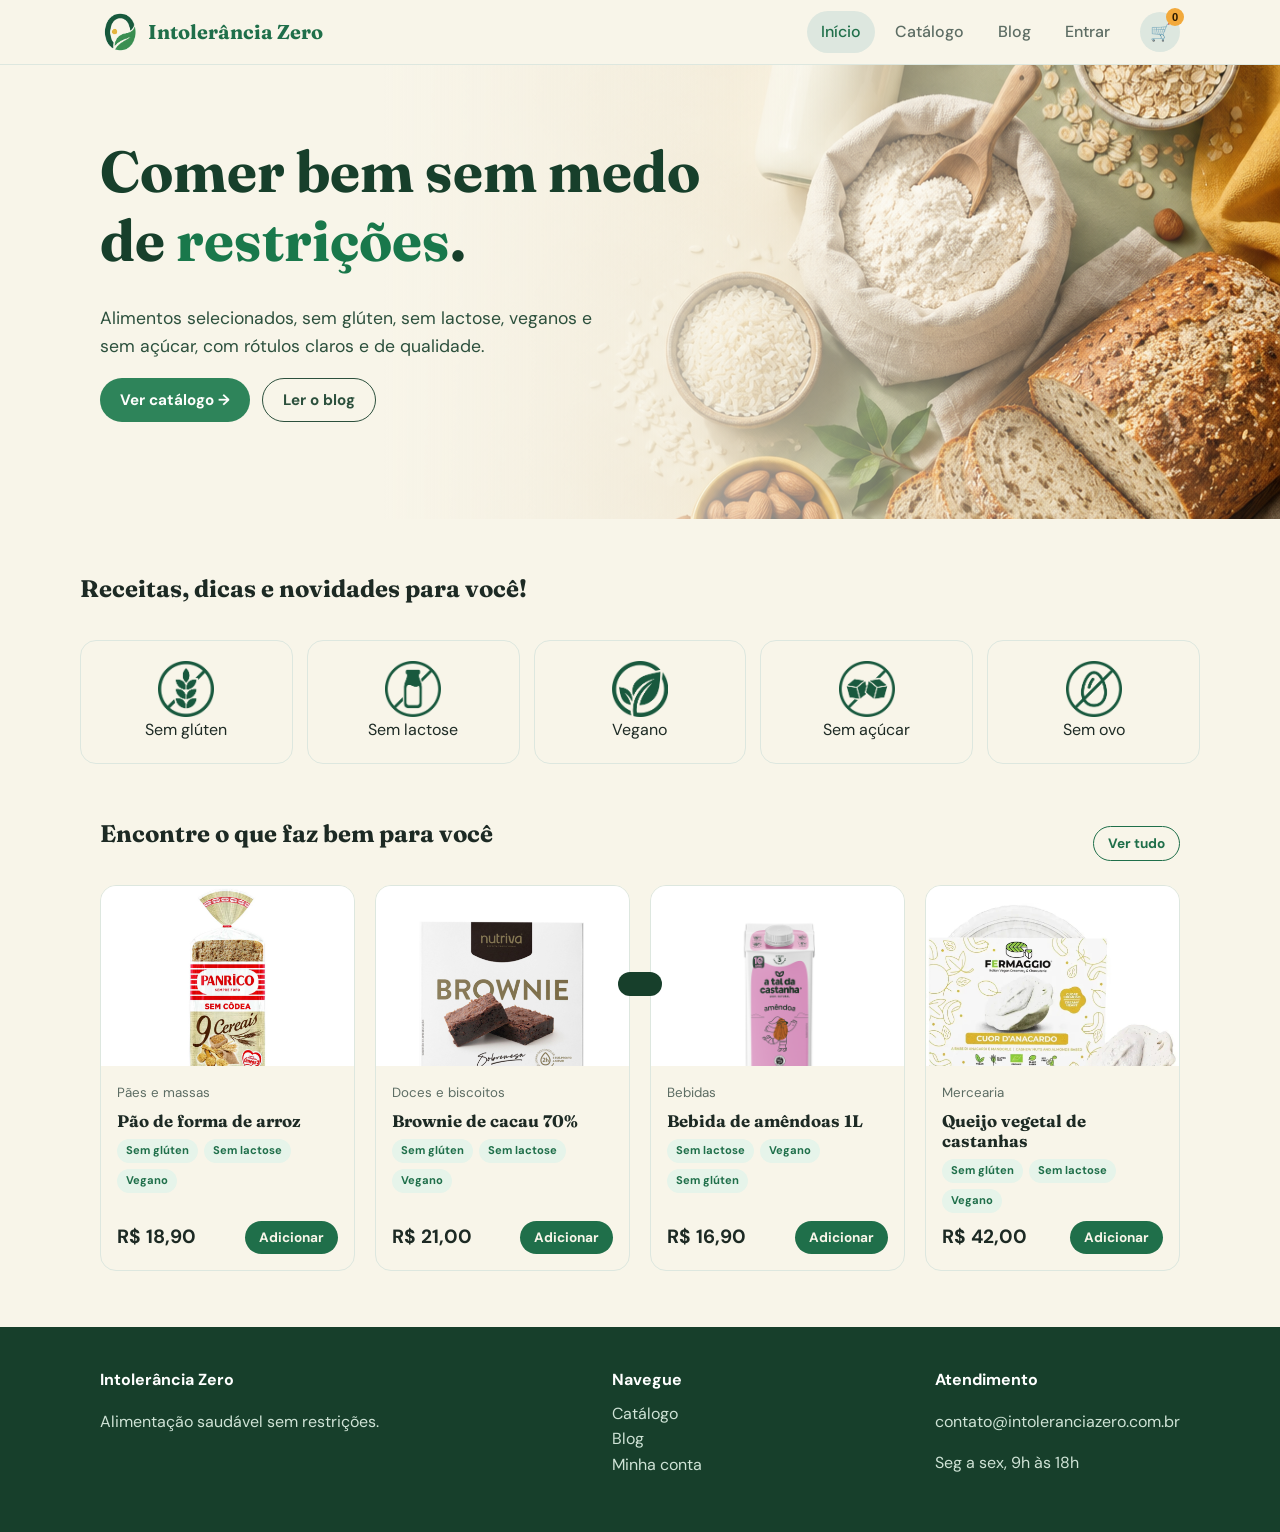
<file: index.html>
<!DOCTYPE html>
<html lang="pt-BR">
<head>
    <meta charset="utf-8">
    <meta name="viewport" content="width=device-width, initial-scale=1, viewport-fit=cover">
    <title>Intolerância Zero — Alimentos sem glúten, sem lactose e muito mais</title>
    <link rel="preconnect" href="https://fonts.googleapis.com">
    <link href="https://fonts.googleapis.com/css2?family=Fraunces:wght@600;700&family=DM+Sans:wght@400;500;700&display=swap" rel="stylesheet">
    <link rel="stylesheet" href="css/style.css">
</head>

<body data-page="inicio">
    <header>
        <div class="wrap bar">
            <a class="logo" href="index.html">
                <img src="/images/logo.png" alt="Logo Intolerância Zero" class="logo-img"> Intolerância Zero
            </a>
            <nav id="nav">
                <a href="index.html" class="on">Início</a>
                <a href="catalogo.html">Catálogo</a>
                <a href="blog.html">Blog</a>
                <a href="entrar.html" id="navLogin">Entrar</a>
            </nav>
            <div class="tools">
                <button class="icon" id="cartBtn" aria-label="Carrinho">🛒<span class="badge" id="count">0</span></button>
                <button class="icon menu-btn" id="menu" aria-label="Menu">☰</button>
            </div>
        </div>
    </header>

    <main>
        <div class="hero">
            <div class="wrap">
                <div>
                    <h1>Comer bem sem medo de <em>restrições</em>.</h1>
                    <p>Alimentos selecionados, sem glúten, sem lactose, veganos e sem açúcar, com rótulos claros e de qualidade.</p>
                    <p style="display:flex;gap:12px;flex-wrap:wrap">
                        <a class="btn" href="catalogo.html">Ver catálogo →</a>
                        <a class="btn ghost" href="blog.html">Ler o blog</a>
                    </p>
                </div>
            </div>
        </div>

        <div class="wrap pad">
            <div class="head"><h2>Receitas, dicas e novidades para você!</h2></div>
            <div class="chips" id="chips"></div>
        </div>

        <div class="wrap">
            <div class="head">
                <h2>Encontre o que faz bem para você</h2>
                <a class="btn ghost sm" href="catalogo.html">Ver tudo</a>
            </div>
            <div class="grid" id="featured"></div>
        </div>

    </main>

    <footer>
        <div class="wrap">
            <div>
                <h4>Intolerância Zero</h4>
                <p>Alimentação saudável sem restrições.</p>
            </div>
            <div>
                <h4>Navegue</h4>
                <a href="catalogo.html">Catálogo</a><br>
                <a href="blog.html">Blog</a><br>
                <a href="entrar.html">Minha conta</a>
            </div>
            <div>
                <h4>Atendimento</h4>
                <p>contato@intoleranciazero.com.br</p>
                <p>Seg a sex, 9h às 18h</p>
            </div>
        </div>
    </footer>

    <div class="scrim" id="scrim"></div>

    <aside class="drawer" id="drawer">
        <div class="row">
            <h2 style="margin:0">Seu carrinho</h2>
            <button class="icon" id="closeCart" aria-label="Fechar">✕</button>
        </div>
        <div class="list" id="cartList"></div>
        <div class="row" style="margin:14px 0">
            <b>Total</b><b id="total" style="font-size:1.3rem"></b>
        </div>
        <button class="btn" id="checkout" style="justify-content:center">Finalizar compra</button>
    </aside>
    <div class="toast" id="toast"></div>

    <script src="js/data.js"></script>
    <script src="js/app.js"></script>
</body>
</html>
</file>
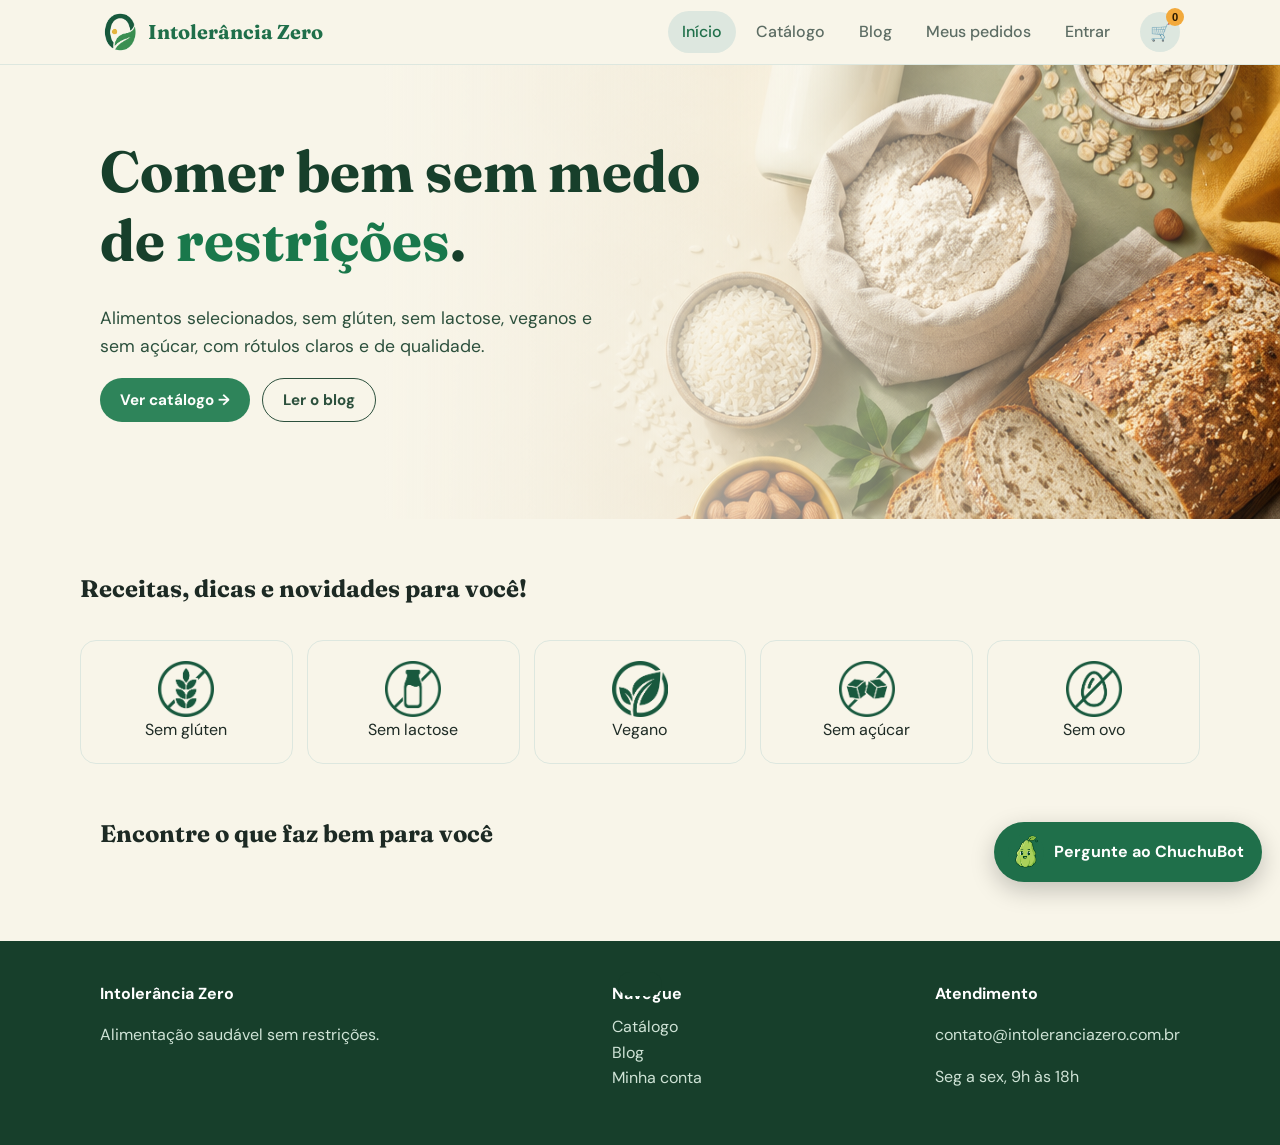
<file: frontend/index.html>
<!DOCTYPE html>
<html lang="pt-BR">
<head>
    <meta charset="utf-8">
    <meta name="viewport" content="width=device-width, initial-scale=1, viewport-fit=cover">
    <title>Intolerância Zero — Alimentos sem glúten, sem lactose e muito mais</title>
    <link rel="preconnect" href="https://fonts.googleapis.com">
    <link href="https://fonts.googleapis.com/css2?family=Fraunces:wght@600;700&family=DM+Sans:wght@400;500;700&display=swap" rel="stylesheet">
    <link rel="stylesheet" href="css/style.css">
    <link rel="stylesheet" href="css/chuchubot.css">
</head>

<body data-page="inicio">
    <header>
        <div class="wrap bar">
            <a class="logo" href="index.html">
                <img src="images/logo.png" alt="Logo Intolerância Zero" class="logo-img"> Intolerância Zero
            </a>
            <nav id="nav">
                <a href="index.html" class="on">Início</a>
                <a href="catalogo.html">Catálogo</a>
                <a href="blog.html">Blog</a>
                <a href="pedidos.html">Meus pedidos</a><a href="entrar.html" id="navLogin">Entrar</a>
            </nav>
            <div class="tools">
                <button class="icon" id="cartBtn" aria-label="Carrinho">🛒<span class="badge" id="count">0</span></button>
                <button class="icon menu-btn" id="menu" aria-label="Menu">☰</button>
            </div>
        </div>
    </header>

    <main>
        <div class="hero">
            <div class="wrap">
                <div>
                    <h1>Comer bem sem medo de <em>restrições</em>.</h1>
                    <p>Alimentos selecionados, sem glúten, sem lactose, veganos e sem açúcar, com rótulos claros e de qualidade.</p>
                    <p style="display:flex;gap:12px;flex-wrap:wrap">
                        <a class="btn" href="catalogo.html">Ver catálogo →</a>
                        <a class="btn ghost" href="blog.html">Ler o blog</a>
                    </p>
                </div>
            </div>
        </div>

        <div class="wrap pad">
            <div class="head"><h2>Receitas, dicas e novidades para você!</h2></div>
            <div class="chips" id="chips"></div>
        </div>

        <div class="wrap">
            <div class="head">
                <h2>Encontre o que faz bem para você</h2>
                <a class="btn ghost sm" href="catalogo.html">Ver tudo</a>
            </div>
            <div class="grid" id="featured"></div>
        </div>

    </main>

    <footer>
        <div class="wrap">
            <div>
                <h4>Intolerância Zero</h4>
                <p>Alimentação saudável sem restrições.</p>
            </div>
            <div>
                <h4>Navegue</h4>
                <a href="catalogo.html">Catálogo</a><br>
                <a href="blog.html">Blog</a><br>
                <a href="entrar.html">Minha conta</a>
            </div>
            <div>
                <h4>Atendimento</h4>
                <p>contato@intoleranciazero.com.br</p>
                <p>Seg a sex, 9h às 18h</p>
            </div>
        </div>
    </footer>

    <div class="scrim" id="scrim"></div>

    <aside class="drawer" id="drawer">
        <div class="row">
            <h2 style="margin:0">Seu carrinho</h2>
            <button class="icon" id="closeCart" aria-label="Fechar">✕</button>
        </div>
        <div class="list" id="cartList"></div>
        <div class="row" style="margin:14px 0">
            <b>Total</b><b id="total" style="font-size:1.3rem"></b>
        </div>
        <button class="btn" id="checkout" style="justify-content:center">Finalizar compra</button>
    </aside>
    <div class="toast" id="toast"></div>

    <script src="js/env.js"></script>
    <script src="js/api.js"></script>
<script src="js/data.js"></script>
    <script src="js/app.js"></script>
<script src="js/chuchubot.js"></script>
</body>
</html>
</file>
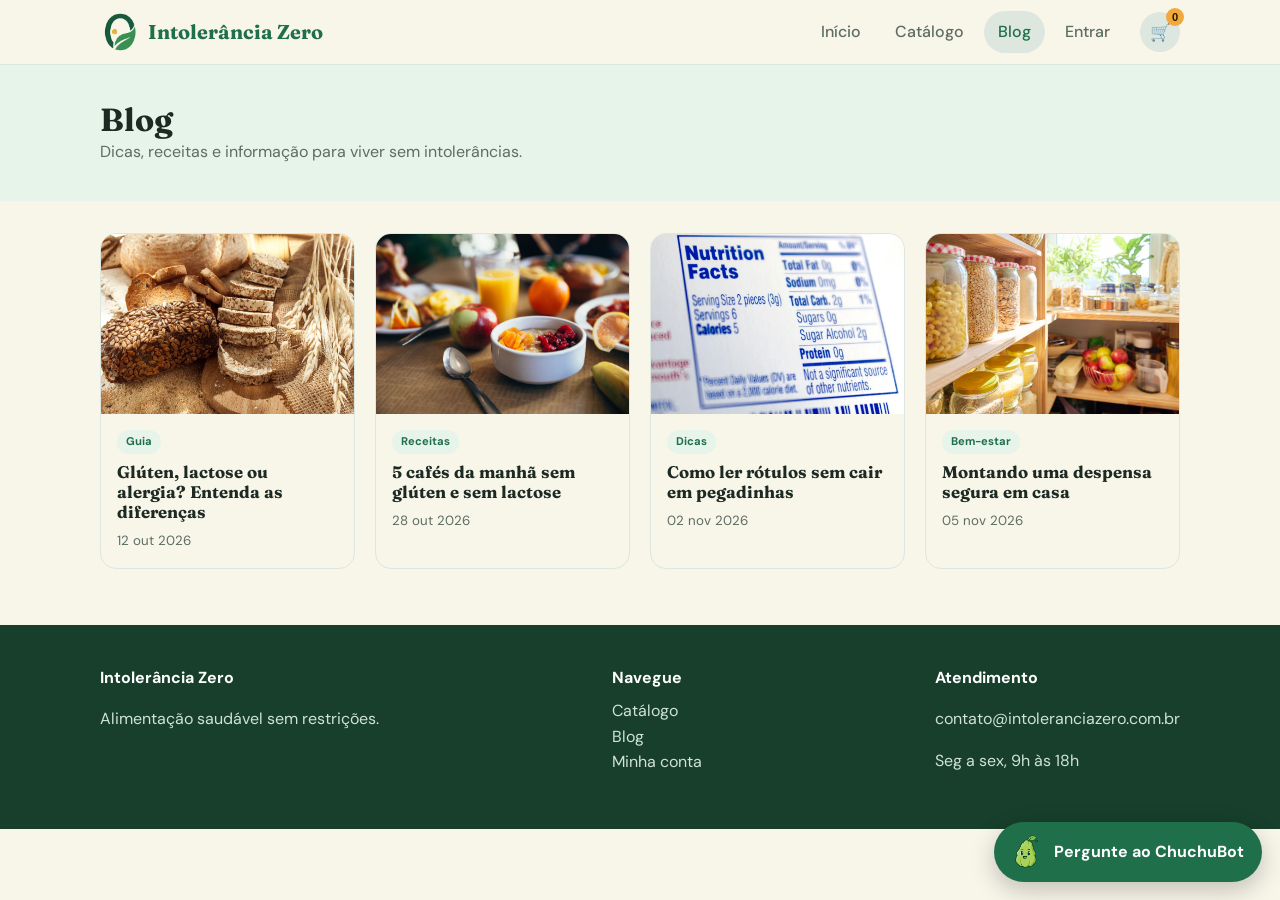
<file: blog.html>
<!DOCTYPE html>
<html lang="pt-BR">
<head>
    <meta charset="utf-8">
    <meta name="viewport" content="width=device-width, initial-scale=1, viewport-fit=cover">
    <title>Blog — Intolerância Zero</title>
    <link rel="preconnect" href="https://fonts.googleapis.com">
    <link href="https://fonts.googleapis.com/css2?family=Fraunces:wght@600;700&family=DM+Sans:wght@400;500;700&display=swap" rel="stylesheet">
    <link rel="stylesheet" href="css/style.css">
    <link rel="stylesheet" href="css/chuchubot.css">
</head>
<body data-page="blog">
<header>
  <div class="wrap bar">

    <a class="logo" href="index.html">
      <img src="/images/logo.png" alt="Logo Intolerância Zero" class="logo-img">
      Intolerância Zero
    </a>

    <nav id="nav"><a href="index.html">Início</a>
      <a href="catalogo.html">Catálogo</a><a href="blog.html" class="on">Blog</a>
      <a href="entrar.html" id="navLogin">Entrar</a>
    </nav>
    <div class="tools">
      <button class="icon" id="cartBtn" aria-label="Carrinho">🛒<span class="badge" id="count">0</span></button>
      <button class="icon menu-btn" id="menu" aria-label="Menu">☰</button>
    </div>
  </div>
</header>

<main>
  <div class="page-title">
    <div class="wrap">
      <h1>Blog</h1>
      <p style="margin:0;color:var(--muted)">Dicas, receitas e informação para viver sem intolerâncias.</p>
    </div>
  </div>
  <div class="wrap">
    <div class="grid" id="blogList"></div>
  </div>
</main>

  <footer>
      <div class="wrap">
          <div>
              <h4>Intolerância Zero</h4>
              <p>Alimentação saudável sem restrições.</p>
          </div>
          <div>
              <h4>Navegue</h4>
              <a href="catalogo.html">Catálogo</a><br>
              <a href="blog.html">Blog</a><br>
              <a href="entrar.html">Minha conta</a>
          </div>
          <div>
              <h4>Atendimento</h4>
              <p>contato@intoleranciazero.com.br</p>
              <p>Seg a sex, 9h às 18h</p>
          </div>
      </div>
  </footer>

  <div class="scrim" id="scrim"></div>

  <aside class="drawer" id="drawer">
      <div class="row">
          <h2 style="margin:0">Seu carrinho</h2>
          <button class="icon" id="closeCart" aria-label="Fechar">✕</button>
      </div>
      <div class="list" id="cartList"></div>
      <div class="row" style="margin:14px 0">
          <b>Total</b><b id="total" style="font-size:1.3rem"></b>
      </div>
      <button class="btn" id="checkout" style="justify-content:center">Finalizar compra</button>
  </aside>
  <div class="toast" id="toast"></div>

  <script src="js/data.js"></script>
  <script src="js/app.js"></script>
  <script src="js/chuchubot.js"></script>
</body>
</html>
</file>
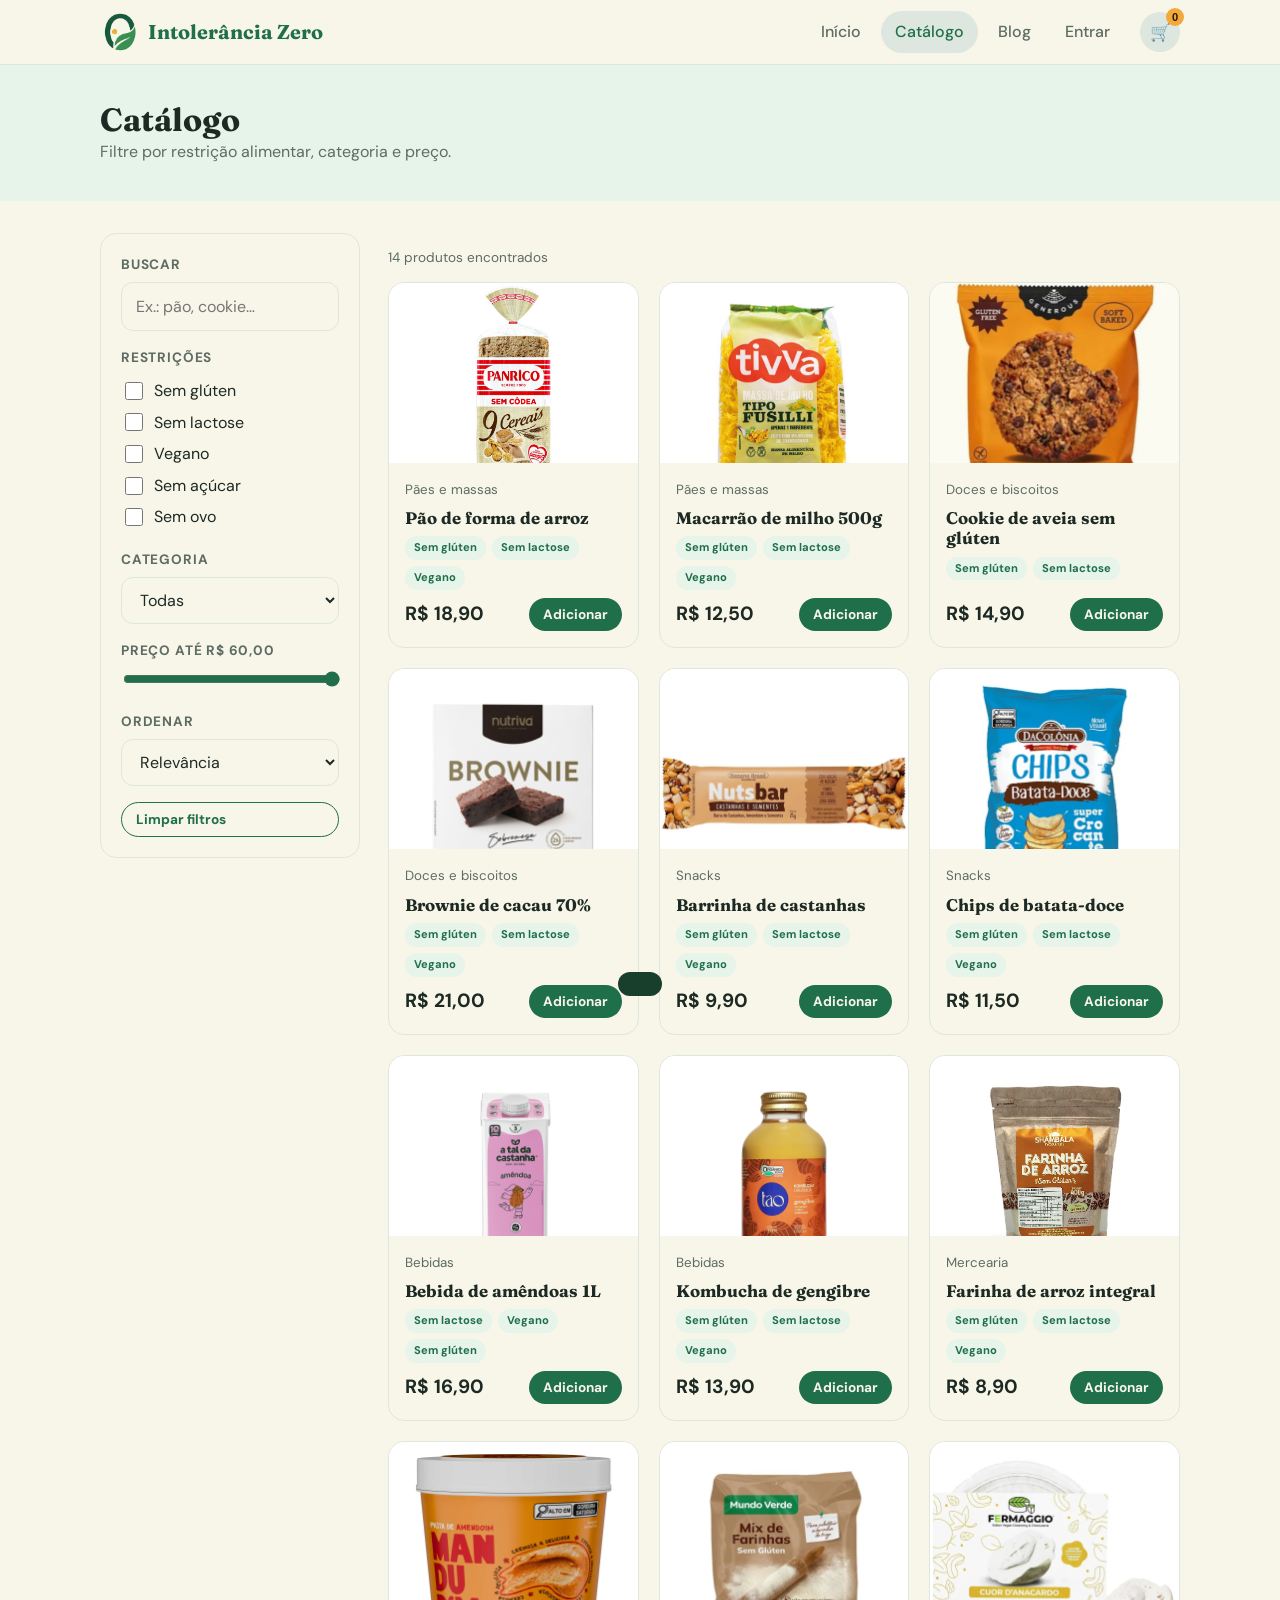
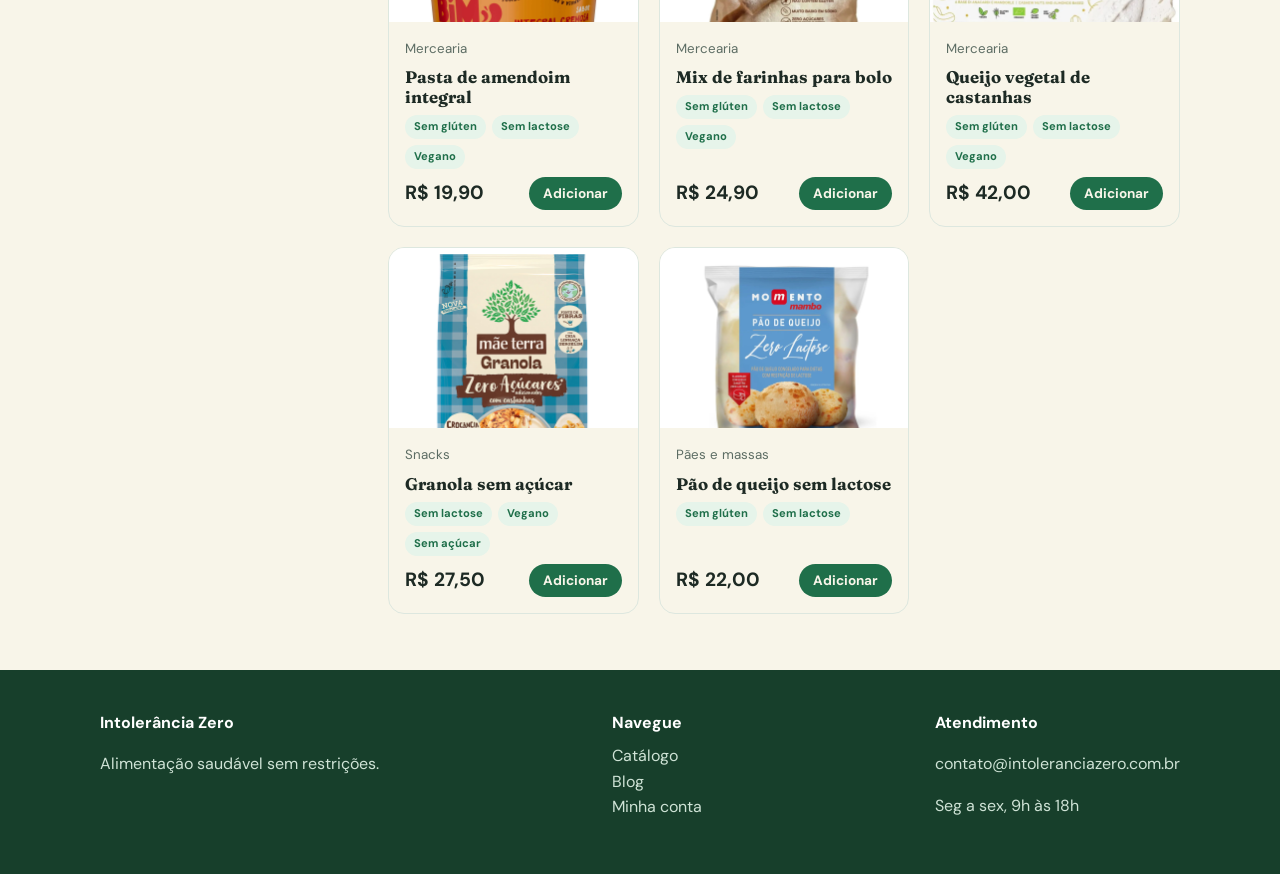
<file: catalogo.html>
<!DOCTYPE html>
<html lang="pt-BR">
<head>
    <meta charset="utf-8">
    <meta name="viewport" content="width=device-width, initial-scale=1, viewport-fit=cover">
    <title>Catálogo — Intolerância Zero</title>
    <link rel="preconnect" href="https://fonts.googleapis.com">
    <link href="https://fonts.googleapis.com/css2?family=Fraunces:wght@600;700&family=DM+Sans:wght@400;500;700&display=swap" rel="stylesheet">
    <link rel="stylesheet" href="css/style.css">
</head>
<body data-page="catalogo">
<header>
  <div class="wrap bar">

    <a class="logo" href="index.html">
      <img src="images/logo.png" alt="Logo Intolerância Zero" class="logo-img">
      Intolerância Zero
    </a>

    <nav id="nav">
      <a href="index.html">Início</a>
      <a href="catalogo.html" class="on">Catálogo</a>
      <a href="blog.html">Blog</a>
      <a href="entrar.html" id="navLogin">Entrar</a>
    </nav>

    <div class="tools">
      <button class="icon" id="cartBtn" aria-label="Carrinho">🛒<span class="badge" id="count">0</span></button>
      <button class="icon menu-btn" id="menu" aria-label="Menu">☰</button>
    </div>
  </div>
</header>

<main>
  <div class="page-title">
    <div class="wrap"><h1>Catálogo</h1><p style="margin:0;color:var(--muted)">Filtre por restrição alimentar, categoria e preço.</p></div></div>
    <div class="wrap shop">
      <aside class="filters">
        <div><h4>Buscar</h4><input id="q" type="search" placeholder="Ex.: pão, cookie…"></div>
        <div><h4>Restrições</h4><div id="tagF"></div></div>
        <div><h4>Categoria</h4><select id="cat"></select></div>
        <div><h4>Preço até <b id="pv"></b></h4><input id="pr" type="range" min="10" max="60" step="1" value="60" style="padding:0;accent-color:var(--brand)"></div>
        <div><h4>Ordenar</h4><select id="ord"><option value="rel">Relevância</option><option value="asc">Menor preço</option><option value="desc">Maior preço</option><option value="az">Nome (A–Z)</option></select></div>
        <button class="btn ghost sm" id="clear">Limpar filtros</button>
      </aside>
      <div><p class="meta" id="res"></p><div class="grid" id="list"></div>
    </div>
  </div>
</main>

    <footer>
        <div class="wrap">
            <div>
                <h4>Intolerância Zero</h4>
                <p>Alimentação saudável sem restrições.</p>
            </div>
            <div>
                <h4>Navegue</h4>
                <a href="catalogo.html">Catálogo</a><br>
                <a href="blog.html">Blog</a><br>
                <a href="entrar.html">Minha conta</a>
            </div>
            <div>
                <h4>Atendimento</h4>
                <p>contato@intoleranciazero.com.br</p>
                <p>Seg a sex, 9h às 18h</p>
            </div>
        </div>
    </footer>

    <div class="scrim" id="scrim"></div>

    <aside class="drawer" id="drawer">
        <div class="row">
            <h2 style="margin:0">Seu carrinho</h2>
            <button class="icon" id="closeCart" aria-label="Fechar">✕</button>
        </div>
        <div class="list" id="cartList"></div>
        <div class="row" style="margin:14px 0">
            <b>Total</b><b id="total" style="font-size:1.3rem"></b>
        </div>
        <button class="btn" id="checkout" style="justify-content:center">Finalizar compra</button>
    </aside>
    <div class="toast" id="toast"></div>

    <script src="js/data.js"></script>
    <script src="js/app.js"></script>
</body>
</html>
</file>
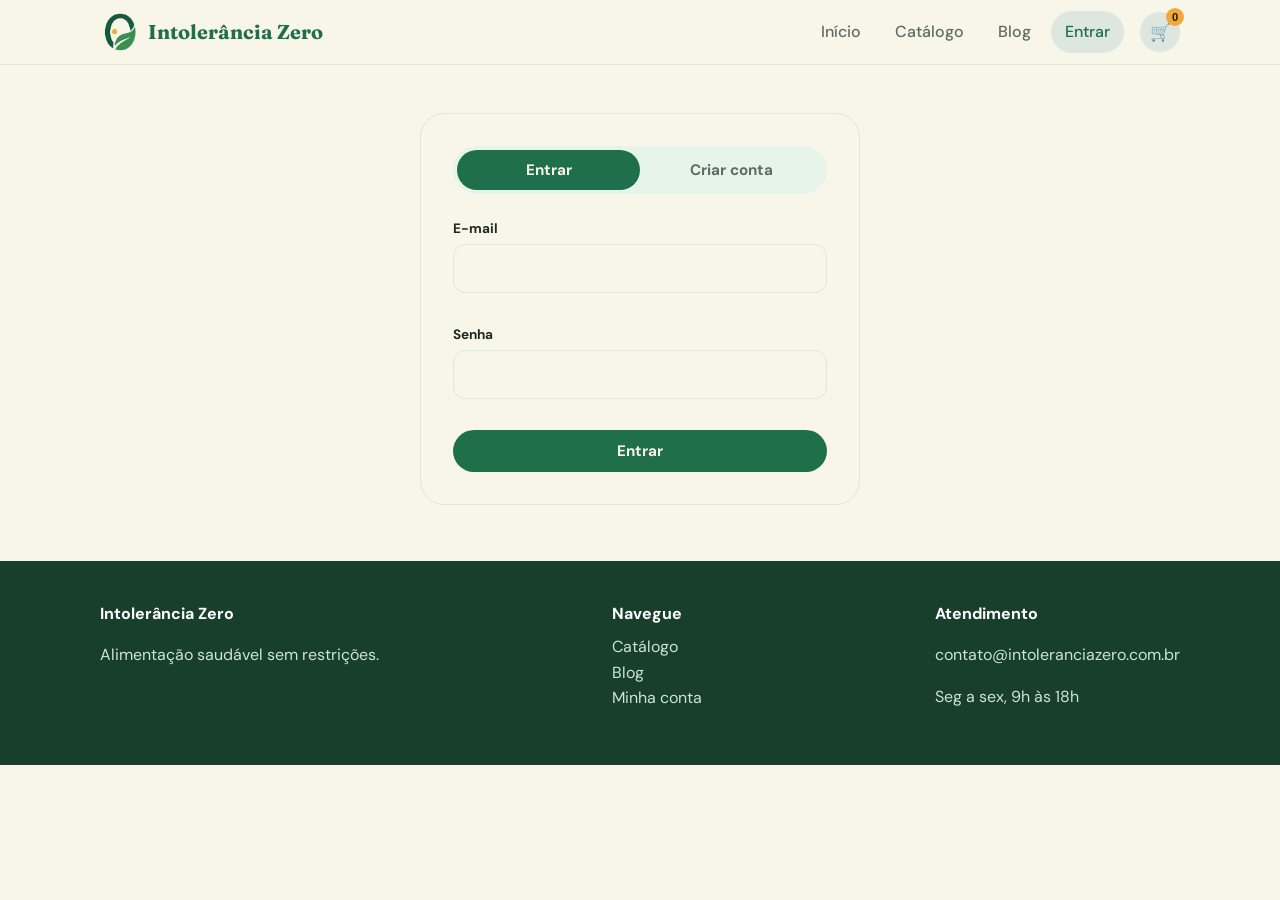
<file: entrar.html>
<!DOCTYPE html>
<html lang="pt-BR">
<head>
    <meta charset="utf-8">
    <meta name="viewport" content="width=device-width, initial-scale=1, viewport-fit=cover">
    <title>Entrar — Intolerância Zero</title>
    <link rel="preconnect" href="https://fonts.googleapis.com">
    <link href="https://fonts.googleapis.com/css2?family=Fraunces:wght@600;700&family=DM+Sans:wght@400;500;700&display=swap" rel="stylesheet">
    <link rel="stylesheet" href="css/style.css">
</head>

<body data-page="entrar">
<header>
  <div class="wrap bar">

    <a class="logo" href="index.html">
      <img src="/images/logo.png" alt="Logo Intolerância Zero" class="logo-img">
      Intolerância Zero
    </a>

    <nav id="nav">
      <a href="index.html">Início</a><a href="catalogo.html">Catálogo</a>
      <a href="blog.html">Blog</a><a href="entrar.html" class="on" id="navLogin">Entrar</a>
    </nav>
    
    <div class="tools">
      <button class="icon" id="cartBtn" aria-label="Carrinho">🛒<span class="badge" id="count">0</span></button>
      <button class="icon menu-btn" id="menu" aria-label="Menu">☰</button>
    </div>
  </div>
</header>

<main>
  <div class="wrap">
    <div class="auth" id="authBox">
      <div class="tabs">
        <button class="on" data-t="in">Entrar</button>
        <button data-t="up">Criar conta</button>
      </div>
      <form id="fIn" novalidate>
        <div class="field"><label for="li-e">E-mail</label>
          <input id="li-e" type="email" autocomplete="email">
          <div class="err"></div>
        </div>
        <div class="field"><label for="li-s">Senha</label>
          <input id="li-s" type="password" autocomplete="current-password">
          <div class="err"></div>
        </div>
        <button class="btn" style="width:100%;justify-content:center">Entrar</button>
      </form>

      <form id="fUp" novalidate hidden>
      <div class="field"><label for="su-n">Nome</label>
        <input id="su-n" autocomplete="name">
        <div class="err"></div>
      </div>
      <div class="field"><label for="su-e">E-mail</label>
        <input id="su-e" type="email" autocomplete="email">
        <div class="err"></div>
      </div>
      <div class="field"><label for="su-s">Senha (mín. 6 caracteres)</label>
        <input id="su-s" type="password" autocomplete="new-password">
        <div class="err"></div>
      </div>
      <div class="field"><label for="su-r">Restrição principal</label>
        <select id="su-r">
          <option>Sem glúten</option>
          <option>Sem lactose</option>
          <option>Vegano</option>
          <option>Sem açúcar</option>
          <option>Outra</option>
        </select>
      </div>
      <button class="btn" style="width:100%;justify-content:center">Criar conta</button>
    </form>
    </div>
    <div class="auth" id="userBox" hidden style="text-align:center"><div style="font-size:3rem">🌱</div><h2 id="hello"></h2><p class="meta" id="uinfo"></p><a class="btn" href="catalogo.html">Ir às compras</a> <button class="btn ghost" id="logout">Sair</button></div>
  </div>
</main>

<footer>
    <div class="wrap">
        <div>
            <h4>Intolerância Zero</h4>
            <p>Alimentação saudável sem restrições.</p>
        </div>
        <div>
            <h4>Navegue</h4>
            <a href="catalogo.html">Catálogo</a><br>
            <a href="blog.html">Blog</a><br>
            <a href="entrar.html">Minha conta</a>
        </div>
        <div>
            <h4>Atendimento</h4>
            <p>contato@intoleranciazero.com.br</p>
            <p>Seg a sex, 9h às 18h</p>
        </div>
    </div>
</footer>

<div class="scrim" id="scrim"></div>

<aside class="drawer" id="drawer">
    <div class="row">
        <h2 style="margin:0">Seu carrinho</h2>
        <button class="icon" id="closeCart" aria-label="Fechar">✕</button>
    </div>
    <div class="list" id="cartList"></div>
    <div class="row" style="margin:14px 0">
        <b>Total</b><b id="total" style="font-size:1.3rem"></b>
    </div>
    <button class="btn" id="checkout" style="justify-content:center">Finalizar compra</button>
</aside>
<div class="toast" id="toast"></div>

<script src="js/data.js"></script>
<script src="js/app.js"></script>
</body>
</html>
</file>
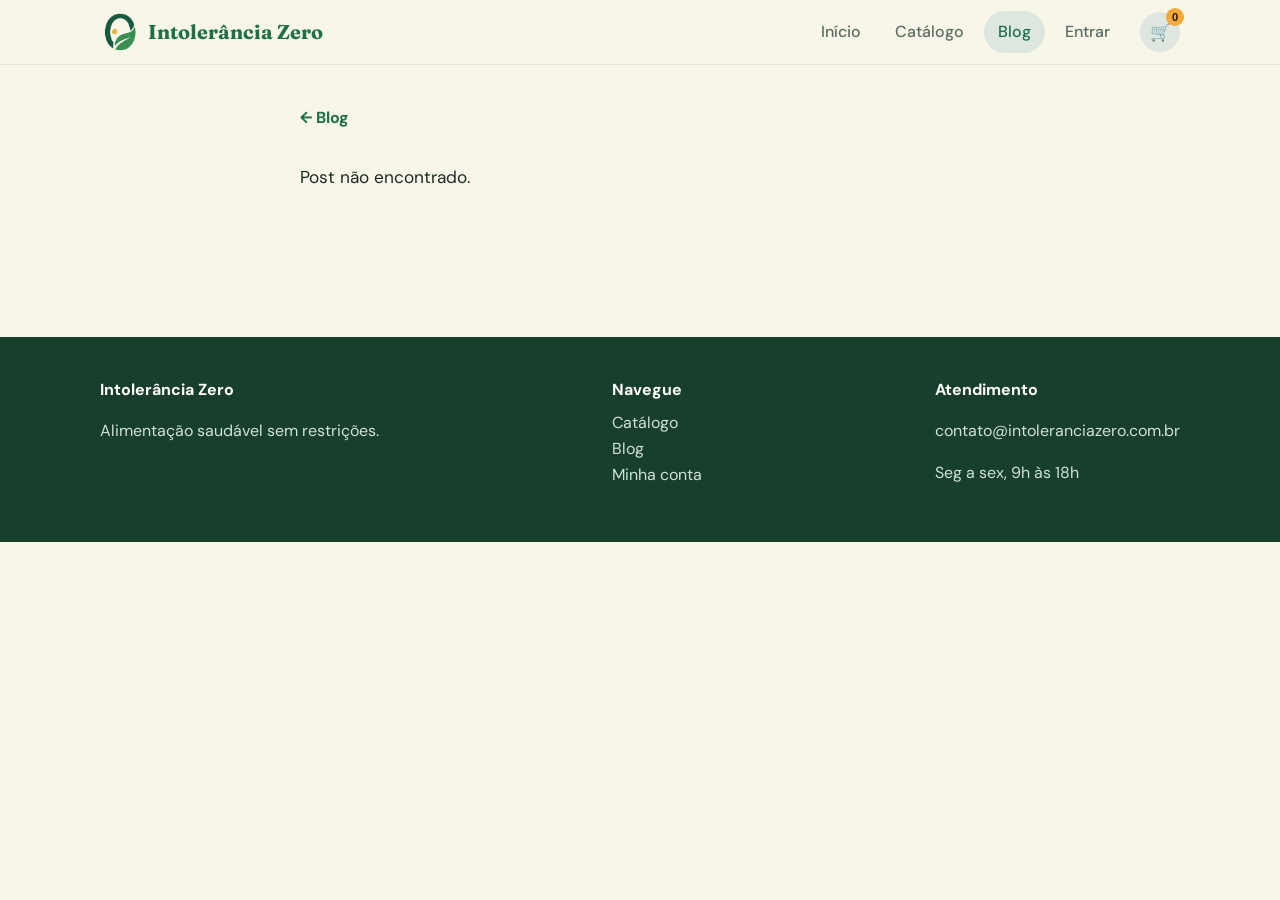
<file: post.html>
<!DOCTYPE html>
<html lang="pt-BR">
<head>
    <meta charset="utf-8">
    <meta name="viewport" content="width=device-width, initial-scale=1, viewport-fit=cover">
    <title>Blog — Intolerância Zero</title>
    <link rel="preconnect" href="https://fonts.googleapis.com">
    <link href="https://fonts.googleapis.com/css2?family=Fraunces:wght@600;700&family=DM+Sans:wght@400;500;700&display=swap" rel="stylesheet">
    <link rel="stylesheet" href="css/style.css">
</head>

<body data-page="post">
    <header>
        <div class="wrap bar">
            <a class="logo" href="index.html">
                <img src="/images/logo.png" alt="Logo Intolerância Zero" class="logo-img">Intolerância Zero
            </a>

            <nav id="nav">
                <a href="index.html">Início</a>
                <a href="catalogo.html">Catálogo</a>
                <a href="blog.html" class="on">Blog</a>
                <a href="entrar.html" id="navLogin">Entrar</a>
            </nav>
            <div class="tools">
                <button class="icon" id="cartBtn" aria-label="Carrinho">🛒<span class="badge" id="count">0</span></button>
                <button class="icon menu-btn" id="menu" aria-label="Menu">☰</button>
            </div>
        </div>
    </header>

    <main>
        <article class="article" id="article"></article>
    </main>

    <footer>
        <div class="wrap">
            <div>
                <h4>Intolerância Zero</h4>
                <p>Alimentação saudável sem restrições.</p>
            </div>
            <div>
                <h4>Navegue</h4>
                <a href="catalogo.html">Catálogo</a><br>
                <a href="blog.html">Blog</a><br>
                <a href="entrar.html">Minha conta</a>
            </div>
            <div>
                <h4>Atendimento</h4>
                <p>contato@intoleranciazero.com.br</p>
                <p>Seg a sex, 9h às 18h</p>
            </div>
        </div>
    </footer>

    <div class="scrim" id="scrim"></div>

    <aside class="drawer" id="drawer">
        <div class="row">
            <h2 style="margin:0">Seu carrinho</h2>
            <button class="icon" id="closeCart" aria-label="Fechar">✕</button>
        </div>
        <div class="list" id="cartList"></div>
        <div class="row" style="margin:14px 0">
            <b>Total</b><b id="total" style="font-size:1.3rem"></b>
        </div>
        <button class="btn" id="checkout" style="justify-content:center">Finalizar compra</button>
    </aside>
    <div class="toast" id="toast"></div>

    <script src="js/data.js"></script>
    <script src="js/app.js"></script>
</body>
</html>
</file>
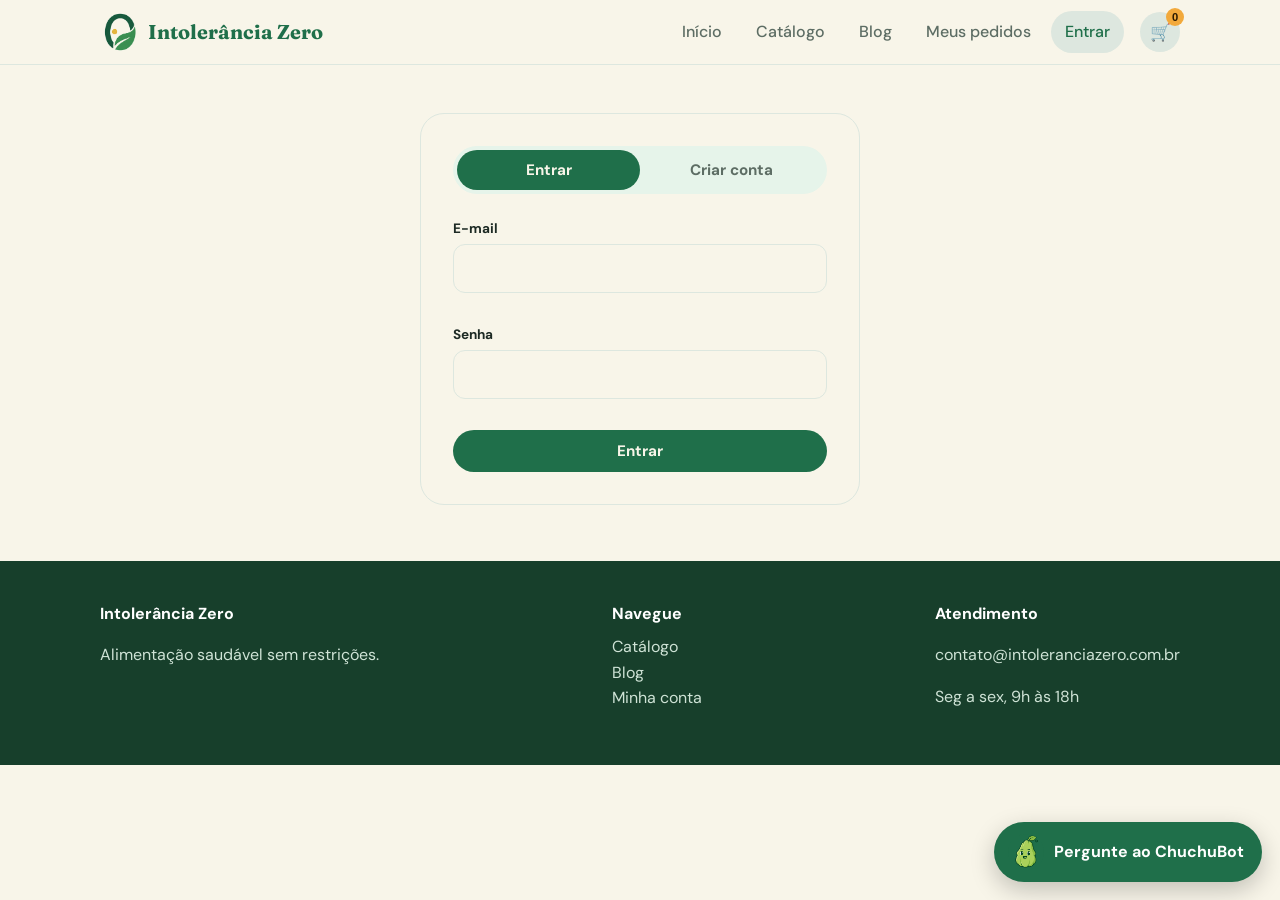
<file: frontend/admin.html>
<!DOCTYPE html>
<html lang="pt-BR">
<head>
    <meta charset="utf-8">
    <meta name="viewport" content="width=device-width, initial-scale=1, viewport-fit=cover">
    <title>Painel admin — Intolerância Zero</title>
    <link rel="preconnect" href="https://fonts.googleapis.com">
    <link href="https://fonts.googleapis.com/css2?family=Fraunces:wght@600;700&family=DM+Sans:wght@400;500;700&display=swap" rel="stylesheet">
    <link rel="stylesheet" href="css/style.css">
    <link rel="stylesheet" href="css/chuchubot.css">
    <style>
        .painel{max-width:1000px;margin:28px auto}
        .painel .tabs{margin-bottom:18px}
        .barra{display:flex;justify-content:space-between;align-items:center;gap:10px;flex-wrap:wrap;margin-bottom:14px}
        .linha-admin{background:var(--soft);border-radius:12px;padding:12px;display:flex;gap:12px;
            align-items:center;justify-content:space-between;flex-wrap:wrap;margin-bottom:8px;font-size:.92rem}
        .linha-admin .acoes{display:flex;gap:6px;flex-wrap:wrap}
        .linha-admin small{color:var(--muted)}
        .form-produto{background:var(--soft);border-radius:var(--r);padding:16px;margin-bottom:18px}
        .form-produto .dupla{display:flex;gap:10px;flex-wrap:wrap}
        .form-produto .dupla>.field{flex:1;min-width:140px}
        .checks{display:flex;flex-wrap:wrap;gap:10px;margin-bottom:14px}
        .checks label{display:flex;align-items:center;gap:5px;font-size:.88rem}
        .tag.inativo{background:#fbe4e4;color:#a12626}
        .tag.zero{background:#fff3d6;color:#8a5a00}
        .st-pendente{background:#fff3d6;color:#8a5a00}
        .st-pago{background:var(--soft);color:var(--brand)}
        .st-enviado{background:#e4eefb;color:#215a9c}
        .st-entregue{background:#dcf5e6;color:#1c6b43}
        .st-cancelado{background:#fbe4e4;color:#a12626}
        .pedido-linha{align-items:flex-start}
        .pedido-linha .itens{width:100%;border-top:1px dashed var(--line);padding-top:8px;display:flex;flex-direction:column;gap:4px}
    </style>
</head>
<body data-page="admin">
<header>
  <div class="wrap bar">
    <a class="logo" href="index.html">
      <img src="images/logo.png" alt="Logo Intolerância Zero" class="logo-img">
      Intolerância Zero
    </a>
    <nav id="nav">
      <a href="index.html">Início</a><a href="catalogo.html">Catálogo</a>
      <a href="blog.html">Blog</a><a href="pedidos.html">Meus pedidos</a>
      <a href="admin.html" class="on">Admin</a><a href="entrar.html" id="navLogin">Entrar</a>
    </nav>
    <div class="tools">
      <button class="icon" id="cartBtn" aria-label="Carrinho">🛒<span class="badge" id="count">0</span></button>
      <button class="icon menu-btn" id="menu" aria-label="Menu">☰</button>
    </div>
  </div>
</header>

<main>
  <div class="wrap painel">
    <h1>Painel administrativo</h1>
    <p class="meta" id="adminInfo"></p>

    <div class="tabs" id="adminTabs">
      <button class="on" data-tab="produtos">Produtos</button>
      <button data-tab="categorias">Categorias</button>
      <button data-tab="marcas">Marcas</button>
      <button data-tab="receitas">Receitas</button>
      <button data-tab="pedidos">Pedidos</button>
    </div>

    <section id="tab-produtos">
      <div class="barra">
        <h2 style="margin:0">Produtos</h2>
        <button class="btn" id="novoProduto">Novo produto</button>
      </div>
      <form class="form-produto" id="formProduto" hidden>
        <input type="hidden" id="pr-id">
        <div class="dupla">
          <div class="field"><label for="pr-nome">Nome</label><input id="pr-nome" maxlength="100"></div>
          <div class="field"><label for="pr-marca">Marca</label><select id="pr-marca"></select></div>
        </div>
        <div class="field"><label for="pr-desc">Descrição</label><input id="pr-desc" maxlength="500"></div>
        <div class="dupla">
          <div class="field"><label for="pr-preco">Preço (R$)</label><input id="pr-preco" type="number" step="0.01" min="0"></div>
          <div class="field"><label for="pr-estoque">Estoque</label><input id="pr-estoque" type="number" step="1" min="0"></div>
          <div class="field"><label for="pr-img">Imagem (jpg/png/webp, até 2MB)</label><input id="pr-img" type="file" accept=".jpg,.jpeg,.png,.webp"></div>
        </div>
        <div class="field"><label>Categorias</label><div class="checks" id="pr-cats"></div></div>
        <label class="check" style="display:flex;gap:6px;align-items:center;margin-bottom:14px">
          <input type="checkbox" id="pr-destaque"> Exibir nos destaques da home
        </label>
        <div class="row" style="gap:8px">
          <button type="submit" class="btn">Salvar</button>
          <button type="button" class="btn ghost" id="cancelarProduto">Cancelar</button>
        </div>
      </form>
      <div id="listaProdutos"></div>
    </section>

    <section id="tab-categorias" hidden>
      <div class="barra"><h2 style="margin:0">Categorias</h2></div>
      <form id="formCategoria" class="form-produto">
        <div class="dupla">
          <div class="field"><label for="cat-nome">Nome</label><input id="cat-nome" maxlength="100"></div>
          <div class="field"><label for="cat-tipo">Tipo</label>
            <select id="cat-tipo"><option value="produto">Produto</option><option value="restricao">Restrição</option></select></div>
        </div>
        <button class="btn">Adicionar categoria</button>
      </form>
      <div id="listaCategorias"></div>
    </section>

    <section id="tab-marcas" hidden>
      <div class="barra"><h2 style="margin:0">Marcas</h2></div>
      <form id="formMarca" class="form-produto">
        <div class="field"><label for="marca-nome">Nome</label><input id="marca-nome" maxlength="100"></div>
        <button class="btn">Adicionar marca</button>
      </form>
      <div id="listaMarcas"></div>
    </section>


    <section id="tab-receitas" hidden>
      <div class="barra">
        <h2 style="margin:0">Receitas e posts</h2>
        <button class="btn" id="novaReceita">Nova receita</button>
      </div>
      <form class="form-produto" id="formReceita" hidden>
        <input type="hidden" id="rc-id">
        <div class="dupla">
          <div class="field"><label for="rc-titulo">Título</label><input id="rc-titulo" maxlength="150"></div>
          <div class="field"><label for="rc-cat">Categoria</label><input id="rc-cat" maxlength="50" placeholder="Receitas, Guia, Dicas..."></div>
        </div>
        <div class="field"><label for="rc-texto">Texto (separe parágrafos com linha em branco)</label>
          <textarea id="rc-texto" rows="7" style="width:100%;padding:10px;border:1px solid var(--line);border-radius:10px;font:inherit"></textarea></div>
        <div class="field"><label for="rc-imagem">Imagem (caminho ou URL)</label>
          <input id="rc-imagem" placeholder="images/blog/minha-receita.jpg"></div>
        <div class="field"><label>Ingredientes</label>
          <div id="rc-ings"></div>
          <button type="button" class="btn sm ghost" id="rc-add-ing">Adicionar ingrediente</button></div>
        <div class="row" style="gap:8px">
          <button class="btn">Salvar</button>
          <button type="button" class="btn ghost" id="rc-cancelar">Cancelar</button>
        </div>
      </form>
      <div id="listaReceitas"></div>
    </section>
    <section id="tab-pedidos" hidden>
      <div class="barra"><h2 style="margin:0">Pedidos</h2><button class="btn ghost" id="recarregarPedidos">Atualizar</button></div>
      <div id="listaPedidos"></div>
    </section>
  </div>
</main>

<footer>
    <div class="wrap">
        <div><h4>Intolerância Zero</h4><p>Alimentação saudável sem restrições.</p></div>
        <div><h4>Navegue</h4><a href="catalogo.html">Catálogo</a><br><a href="blog.html">Blog</a><br><a href="entrar.html">Minha conta</a></div>
        <div><h4>Atendimento</h4><p>contato@intoleranciazero.com.br</p><p>Seg a sex, 9h às 18h</p></div>
    </div>
</footer>

<div class="scrim" id="scrim"></div>
<aside class="drawer" id="drawer">
    <div class="row"><h2 style="margin:0">Seu carrinho</h2><button class="icon" id="closeCart" aria-label="Fechar">✕</button></div>
    <div class="list" id="cartList"></div>
    <div class="row" style="margin:14px 0"><b>Total</b><b id="total" style="font-size:1.3rem"></b></div>
    <button class="btn" id="checkout" style="justify-content:center">Finalizar compra</button>
</aside>
<div class="toast" id="toast"></div>

<script src="js/env.js"></script>
<script src="js/api.js"></script>
<script src="js/data.js"></script>
<script src="js/app.js"></script>
<script src="js/chuchubot.js"></script>
<script src="js/admin.js"></script>
</body>
</html>
</file>
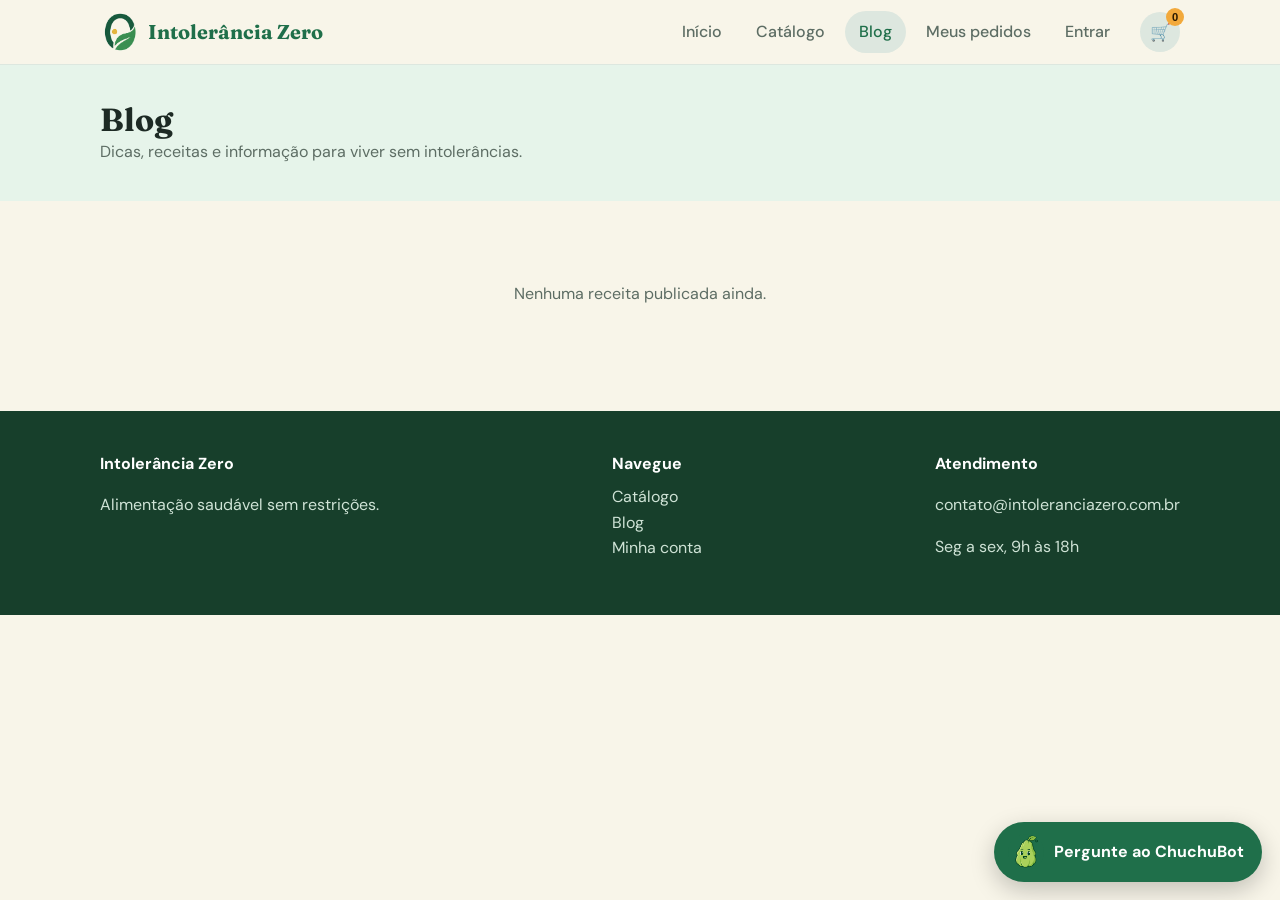
<file: frontend/blog.html>
<!DOCTYPE html>
<html lang="pt-BR">
<head>
    <meta charset="utf-8">
    <meta name="viewport" content="width=device-width, initial-scale=1, viewport-fit=cover">
    <title>Blog — Intolerância Zero</title>
    <link rel="preconnect" href="https://fonts.googleapis.com">
    <link href="https://fonts.googleapis.com/css2?family=Fraunces:wght@600;700&family=DM+Sans:wght@400;500;700&display=swap" rel="stylesheet">
    <link rel="stylesheet" href="css/style.css">
    <link rel="stylesheet" href="css/chuchubot.css">
</head>
<body data-page="blog">
<header>
  <div class="wrap bar">

    <a class="logo" href="index.html">
      <img src="images/logo.png" alt="Logo Intolerância Zero" class="logo-img">
      Intolerância Zero
    </a>

    <nav id="nav"><a href="index.html">Início</a>
      <a href="catalogo.html">Catálogo</a><a href="blog.html" class="on">Blog</a>
      <a href="pedidos.html">Meus pedidos</a><a href="entrar.html" id="navLogin">Entrar</a>
    </nav>
    <div class="tools">
      <button class="icon" id="cartBtn" aria-label="Carrinho">🛒<span class="badge" id="count">0</span></button>
      <button class="icon menu-btn" id="menu" aria-label="Menu">☰</button>
    </div>
  </div>
</header>

<main>
  <div class="page-title">
    <div class="wrap">
      <h1>Blog</h1>
      <p style="margin:0;color:var(--muted)">Dicas, receitas e informação para viver sem intolerâncias.</p>
    </div>
  </div>
  <div class="wrap">
    <div class="grid" id="blogList"></div>
  </div>
</main>

  <footer>
      <div class="wrap">
          <div>
              <h4>Intolerância Zero</h4>
              <p>Alimentação saudável sem restrições.</p>
          </div>
          <div>
              <h4>Navegue</h4>
              <a href="catalogo.html">Catálogo</a><br>
              <a href="blog.html">Blog</a><br>
              <a href="entrar.html">Minha conta</a>
          </div>
          <div>
              <h4>Atendimento</h4>
              <p>contato@intoleranciazero.com.br</p>
              <p>Seg a sex, 9h às 18h</p>
          </div>
      </div>
  </footer>

  <div class="scrim" id="scrim"></div>

  <aside class="drawer" id="drawer">
      <div class="row">
          <h2 style="margin:0">Seu carrinho</h2>
          <button class="icon" id="closeCart" aria-label="Fechar">✕</button>
      </div>
      <div class="list" id="cartList"></div>
      <div class="row" style="margin:14px 0">
          <b>Total</b><b id="total" style="font-size:1.3rem"></b>
      </div>
      <button class="btn" id="checkout" style="justify-content:center">Finalizar compra</button>
  </aside>
  <div class="toast" id="toast"></div>

  <script src="js/env.js"></script>
    <script src="js/api.js"></script>
<script src="js/data.js"></script>
  <script src="js/app.js"></script>
  <script src="js/chuchubot.js"></script>
</body>
</html>
</file>
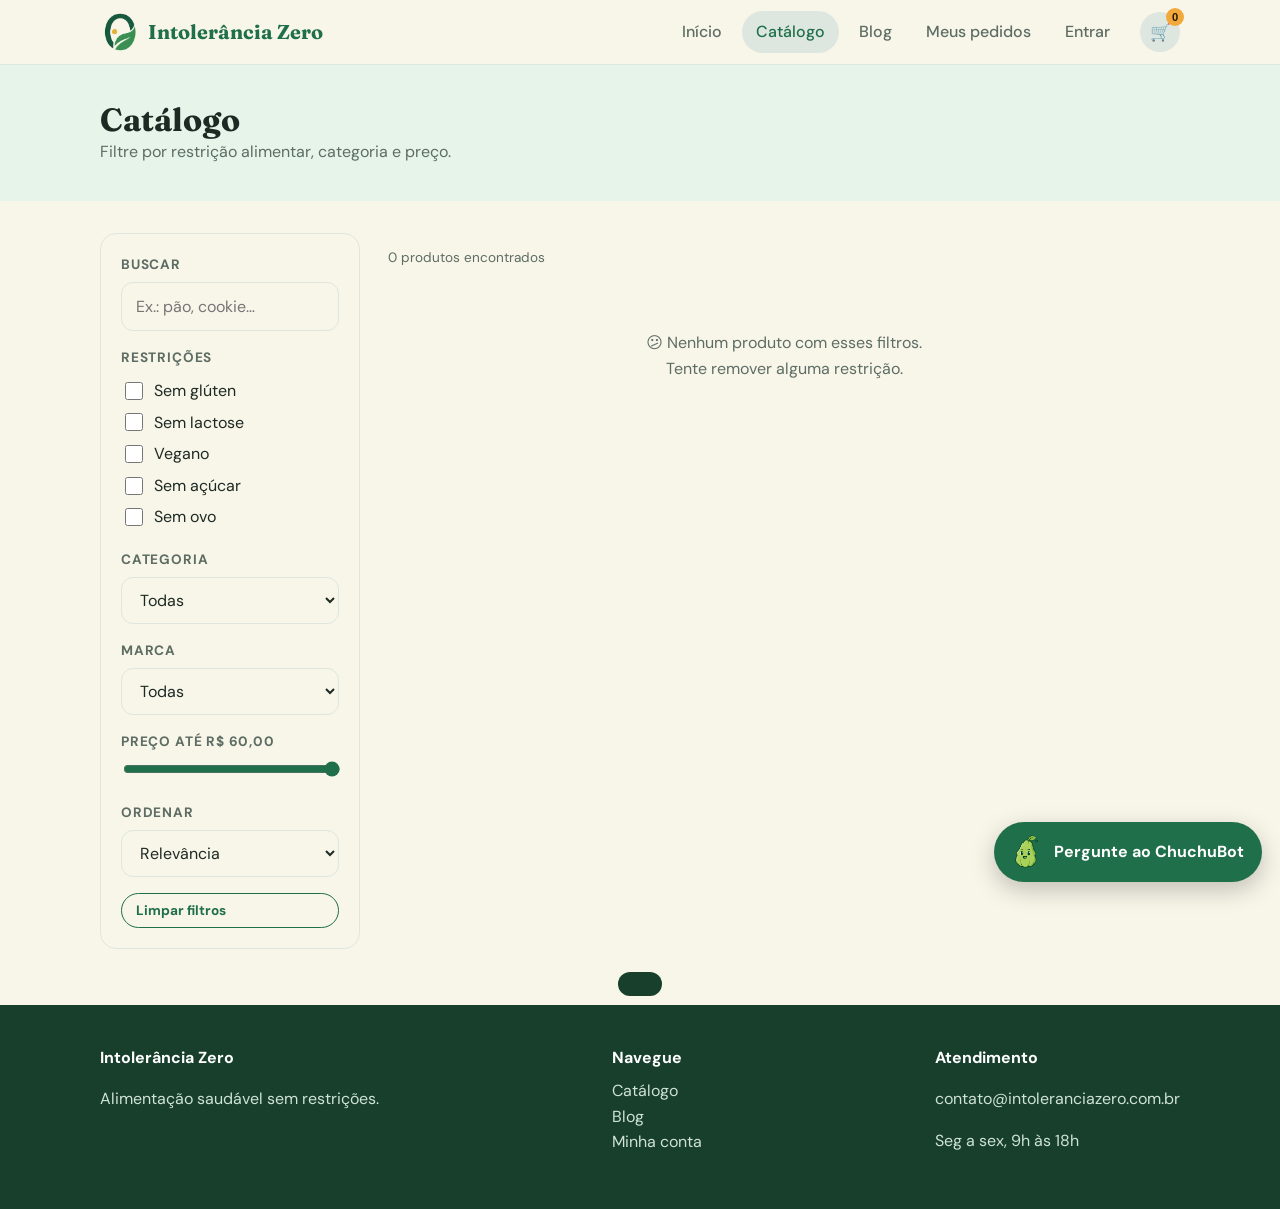
<file: frontend/catalogo.html>
<!DOCTYPE html>
<html lang="pt-BR">
<head>
    <meta charset="utf-8">
    <meta name="viewport" content="width=device-width, initial-scale=1, viewport-fit=cover">
    <title>Catálogo — Intolerância Zero</title>
    <link rel="preconnect" href="https://fonts.googleapis.com">
    <link href="https://fonts.googleapis.com/css2?family=Fraunces:wght@600;700&family=DM+Sans:wght@400;500;700&display=swap" rel="stylesheet">
    <link rel="stylesheet" href="css/style.css">
    <link rel="stylesheet" href="css/chuchubot.css">
</head>
<body data-page="catalogo">
<header>
  <div class="wrap bar">

    <a class="logo" href="index.html">
      <img src="images/logo.png" alt="Logo Intolerância Zero" class="logo-img">
      Intolerância Zero
    </a>

    <nav id="nav">
      <a href="index.html">Início</a>
      <a href="catalogo.html" class="on">Catálogo</a>
      <a href="blog.html">Blog</a>
      <a href="pedidos.html">Meus pedidos</a><a href="entrar.html" id="navLogin">Entrar</a>
    </nav>

    <div class="tools">
      <button class="icon" id="cartBtn" aria-label="Carrinho">🛒<span class="badge" id="count">0</span></button>
      <button class="icon menu-btn" id="menu" aria-label="Menu">☰</button>
    </div>
  </div>
</header>

<main>
  <div class="page-title">
    <div class="wrap"><h1>Catálogo</h1><p style="margin:0;color:var(--muted)">Filtre por restrição alimentar, categoria e preço.</p></div></div>
    <div class="wrap shop">
      <aside class="filters">
        <div><h4>Buscar</h4><input id="q" type="search" placeholder="Ex.: pão, cookie…"></div>
        <div><h4>Restrições</h4><div id="tagF"></div></div>
        <div><h4>Categoria</h4><select id="cat"></select></div>
        <div><h4>Marca</h4><select id="marcaF"><option value="">Todas</option></select></div>
        <div><h4>Preço até <b id="pv"></b></h4><input id="pr" type="range" min="10" max="60" step="1" value="60" style="padding:0;accent-color:var(--brand)"></div>
        <div><h4>Ordenar</h4><select id="ord"><option value="rel">Relevância</option><option value="asc">Menor preço</option><option value="desc">Maior preço</option><option value="az">Nome (A–Z)</option></select></div>
        <button class="btn ghost sm" id="clear">Limpar filtros</button>
      </aside>
      <div><p class="meta" id="res"></p><div class="grid" id="list"></div>
    </div>
  </div>
</main>

    <footer>
        <div class="wrap">
            <div>
                <h4>Intolerância Zero</h4>
                <p>Alimentação saudável sem restrições.</p>
            </div>
            <div>
                <h4>Navegue</h4>
                <a href="catalogo.html">Catálogo</a><br>
                <a href="blog.html">Blog</a><br>
                <a href="entrar.html">Minha conta</a>
            </div>
            <div>
                <h4>Atendimento</h4>
                <p>contato@intoleranciazero.com.br</p>
                <p>Seg a sex, 9h às 18h</p>
            </div>
        </div>
    </footer>

    <div class="scrim" id="scrim"></div>

    <aside class="drawer" id="drawer">
        <div class="row">
            <h2 style="margin:0">Seu carrinho</h2>
            <button class="icon" id="closeCart" aria-label="Fechar">✕</button>
        </div>
        <div class="list" id="cartList"></div>
        <div class="row" style="margin:14px 0">
            <b>Total</b><b id="total" style="font-size:1.3rem"></b>
        </div>
        <button class="btn" id="checkout" style="justify-content:center">Finalizar compra</button>
    </aside>
    <div class="toast" id="toast"></div>

    <script src="js/env.js"></script>
    <script src="js/api.js"></script>
<script src="js/data.js"></script>
    <script src="js/app.js"></script>
<script src="js/chuchubot.js"></script>
</body>
</html>
</file>
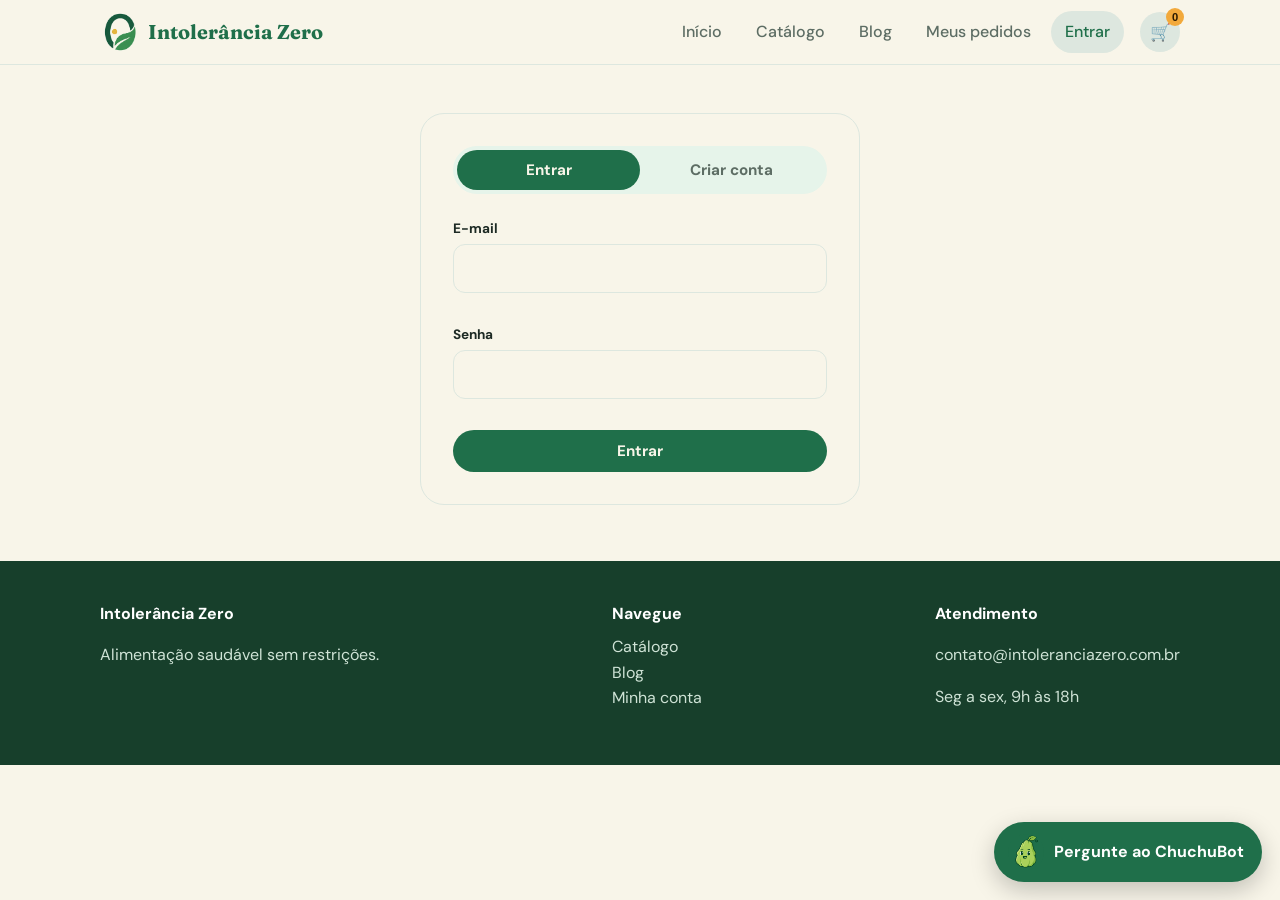
<file: frontend/entrar.html>
<!DOCTYPE html>
<html lang="pt-BR">
<head>
    <meta charset="utf-8">
    <meta name="viewport" content="width=device-width, initial-scale=1, viewport-fit=cover">
    <title>Entrar — Intolerância Zero</title>
    <link rel="preconnect" href="https://fonts.googleapis.com">
    <link href="https://fonts.googleapis.com/css2?family=Fraunces:wght@600;700&family=DM+Sans:wght@400;500;700&display=swap" rel="stylesheet">
    <link rel="stylesheet" href="css/style.css">
    <link rel="stylesheet" href="css/chuchubot.css">
</head>

<body data-page="entrar">
<header>
  <div class="wrap bar">

    <a class="logo" href="index.html">
      <img src="images/logo.png" alt="Logo Intolerância Zero" class="logo-img">
      Intolerância Zero
    </a>

    <nav id="nav">
      <a href="index.html">Início</a><a href="catalogo.html">Catálogo</a>
      <a href="blog.html">Blog</a><a href="pedidos.html">Meus pedidos</a><a href="entrar.html" class="on" id="navLogin">Entrar</a>
    </nav>
    
    <div class="tools">
      <button class="icon" id="cartBtn" aria-label="Carrinho">🛒<span class="badge" id="count">0</span></button>
      <button class="icon menu-btn" id="menu" aria-label="Menu">☰</button>
    </div>
  </div>
</header>

<main>
  <div class="wrap">
    <div class="auth" id="authBox">
      <div class="tabs">
        <button class="on" data-t="in">Entrar</button>
        <button data-t="up">Criar conta</button>
      </div>
      <form id="fIn" novalidate>
        <div class="field"><label for="li-e">E-mail</label>
          <input id="li-e" type="email" autocomplete="email">
          <div class="err"></div>
        </div>
        <div class="field"><label for="li-s">Senha</label>
          <input id="li-s" type="password" autocomplete="current-password">
          <div class="err"></div>
        </div>
        <button class="btn" style="width:100%;justify-content:center">Entrar</button>
      </form>

      <form id="fUp" novalidate hidden>
      <div class="field"><label for="su-n">Nome</label>
        <input id="su-n" autocomplete="name">
        <div class="err"></div>
      </div>
      <div class="field"><label for="su-e">E-mail</label>
        <input id="su-e" type="email" autocomplete="email">
        <div class="err"></div>
      </div>
      <div class="field"><label for="su-s">Senha (mín. 6 caracteres)</label>
        <input id="su-s" type="password" autocomplete="new-password">
        <div class="err"></div>
      </div>
      <div class="field"><label for="su-r">Restrição principal</label>
        <select id="su-r">
          <option>Sem glúten</option>
          <option>Sem lactose</option>
          <option>Vegano</option>
          <option>Sem açúcar</option>
          <option>Outra</option>
        </select>
      </div>
      <button class="btn" style="width:100%;justify-content:center">Criar conta</button>
    </form>
    </div>
    <div class="auth" id="userBox" hidden style="text-align:center"><div style="font-size:3rem">🌱</div><h2 id="hello"></h2><p class="meta" id="uinfo"></p><a class="btn" href="catalogo.html">Ir às compras</a> <a class="btn ghost" href="admin.html" id="adminLink" hidden>Painel admin</a> <button class="btn ghost" id="logout">Sair</button>
      <form id="fPerfil" novalidate style="margin-top:22px;text-align:left;border-top:1px solid var(--line);padding-top:18px">
        <div class="field"><label for="pf-nome">Nome</label>
          <input id="pf-nome" autocomplete="name">
          <div class="err"></div>
        </div>
        <div class="field"><label for="pf-cpf">CPF (obrigatório para comprar)</label>
          <input id="pf-cpf" inputmode="numeric" placeholder="000.000.000-00">
          <div class="err"></div>
        </div>
        <div class="field"><label for="pf-pref">Restrição principal</label>
          <select id="pf-pref">
            <option value="">Sem preferência</option>
            <option>Sem glúten</option>
            <option>Sem lactose</option>
            <option>Vegano</option>
            <option>Sem açúcar</option>
            <option>Outra</option>
          </select>
        </div>
        <button class="btn" style="width:100%;justify-content:center">Salvar dados</button>
      </form>
    </div>
  </div>
</main>

<footer>
    <div class="wrap">
        <div>
            <h4>Intolerância Zero</h4>
            <p>Alimentação saudável sem restrições.</p>
        </div>
        <div>
            <h4>Navegue</h4>
            <a href="catalogo.html">Catálogo</a><br>
            <a href="blog.html">Blog</a><br>
            <a href="entrar.html">Minha conta</a>
        </div>
        <div>
            <h4>Atendimento</h4>
            <p>contato@intoleranciazero.com.br</p>
            <p>Seg a sex, 9h às 18h</p>
        </div>
    </div>
</footer>

<div class="scrim" id="scrim"></div>

<aside class="drawer" id="drawer">
    <div class="row">
        <h2 style="margin:0">Seu carrinho</h2>
        <button class="icon" id="closeCart" aria-label="Fechar">✕</button>
    </div>
    <div class="list" id="cartList"></div>
    <div class="row" style="margin:14px 0">
        <b>Total</b><b id="total" style="font-size:1.3rem"></b>
    </div>
    <button class="btn" id="checkout" style="justify-content:center">Finalizar compra</button>
</aside>
<div class="toast" id="toast"></div>

<script src="js/env.js"></script>
    <script src="js/api.js"></script>
<script src="js/data.js"></script>
<script src="js/app.js"></script>
<script src="js/chuchubot.js"></script>
</body>
</html>
</file>
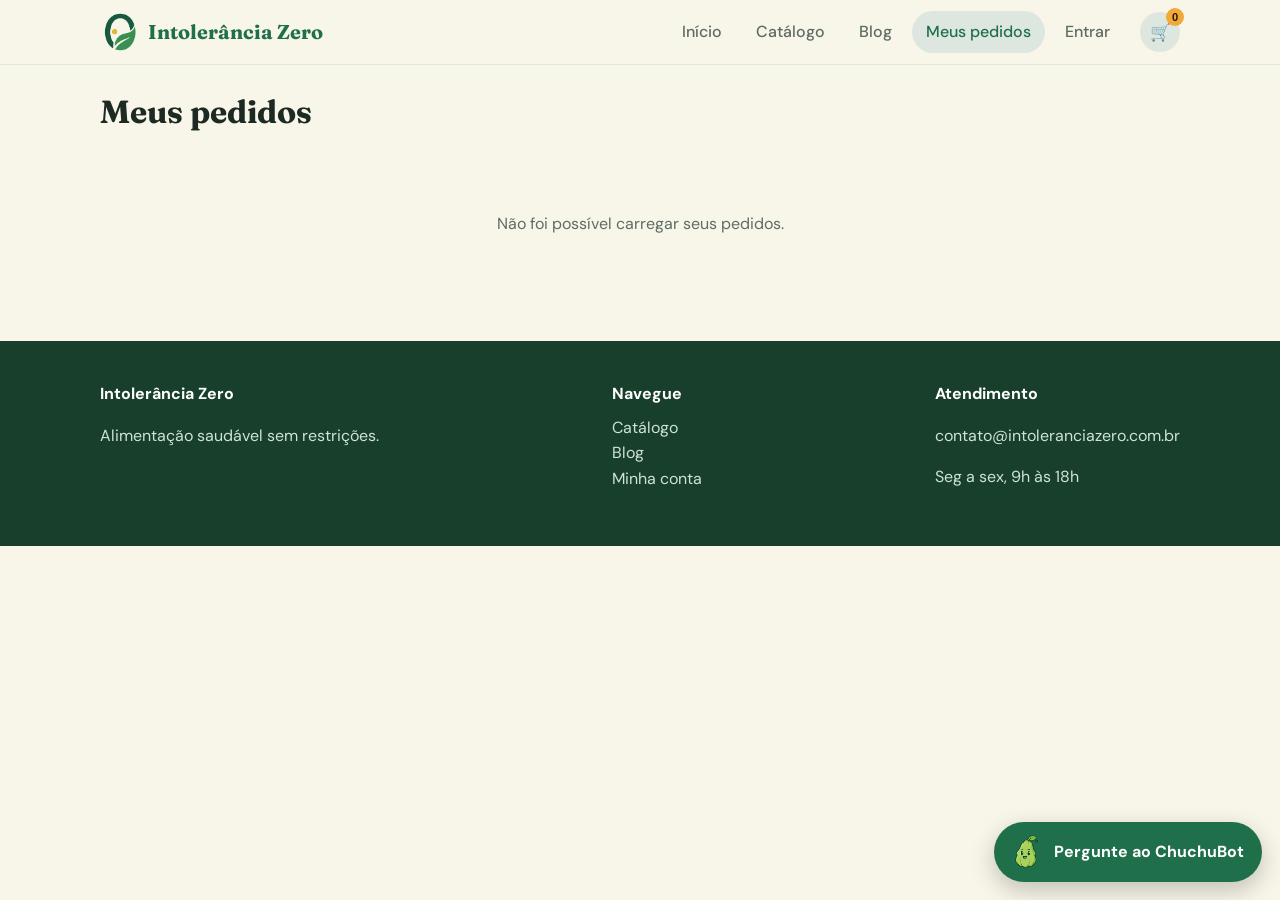
<file: frontend/pedidos.html>
<!DOCTYPE html>
<html lang="pt-BR">
<head>
    <meta charset="utf-8">
    <meta name="viewport" content="width=device-width, initial-scale=1, viewport-fit=cover">
    <title>Meus pedidos — Intolerância Zero</title>
    <link rel="preconnect" href="https://fonts.googleapis.com">
    <link href="https://fonts.googleapis.com/css2?family=Fraunces:wght@600;700&family=DM+Sans:wght@400;500;700&display=swap" rel="stylesheet">
    <link rel="stylesheet" href="css/style.css">
    <link rel="stylesheet" href="css/chuchubot.css">
    <style>
        .pedidos{display:flex;flex-direction:column;gap:14px;max-width:760px;margin:32px auto}
        .pedido{padding:16px;gap:10px}
        .pedido .itens{border-top:1px dashed var(--line);padding-top:10px;display:flex;flex-direction:column;gap:6px}
        .st-pendente{background:#fff3d6;color:#8a5a00}
        .st-pago{background:var(--soft);color:var(--brand)}
        .st-enviado{background:#e4eefb;color:#215a9c}
        .st-entregue{background:#dcf5e6;color:#1c6b43}
        .st-cancelado{background:#fbe4e4;color:#a12626}
    </style>
</head>
<body data-page="pedidos">
<header>
  <div class="wrap bar">
    <a class="logo" href="index.html">
      <img src="images/logo.png" alt="Logo Intolerância Zero" class="logo-img">
      Intolerância Zero
    </a>
    <nav id="nav">
      <a href="index.html">Início</a><a href="catalogo.html">Catálogo</a>
      <a href="blog.html">Blog</a><a href="pedidos.html" class="on">Meus pedidos</a><a href="entrar.html" id="navLogin">Entrar</a>
    </nav>
    <div class="tools">
      <button class="icon" id="cartBtn" aria-label="Carrinho">🛒<span class="badge" id="count">0</span></button>
      <button class="icon menu-btn" id="menu" aria-label="Menu">☰</button>
    </div>
  </div>
</header>

<main>
  <div class="wrap">
    <h1 style="margin-top:28px">Meus pedidos</h1>
    <div class="pedidos" id="listaPedidos"><div class="empty">Carregando…</div></div>
  </div>
</main>

<footer>
    <div class="wrap">
        <div>
            <h4>Intolerância Zero</h4>
            <p>Alimentação saudável sem restrições.</p>
        </div>
        <div>
            <h4>Navegue</h4>
            <a href="catalogo.html">Catálogo</a><br>
            <a href="blog.html">Blog</a><br>
            <a href="entrar.html">Minha conta</a>
        </div>
        <div>
            <h4>Atendimento</h4>
            <p>contato@intoleranciazero.com.br</p>
            <p>Seg a sex, 9h às 18h</p>
        </div>
    </div>
</footer>

<div class="scrim" id="scrim"></div>

<aside class="drawer" id="drawer">
    <div class="row">
        <h2 style="margin:0">Seu carrinho</h2>
        <button class="icon" id="closeCart" aria-label="Fechar">✕</button>
    </div>
    <div class="list" id="cartList"></div>
    <div class="row" style="margin:14px 0">
        <b>Total</b><b id="total" style="font-size:1.3rem"></b>
    </div>
    <button class="btn" id="checkout" style="justify-content:center">Finalizar compra</button>
</aside>
<div class="toast" id="toast"></div>

<script src="js/env.js"></script>
<script src="js/api.js"></script>
<script src="js/data.js"></script>
<script src="js/app.js"></script>
<script src="js/chuchubot.js"></script>
</body>
</html>
</file>
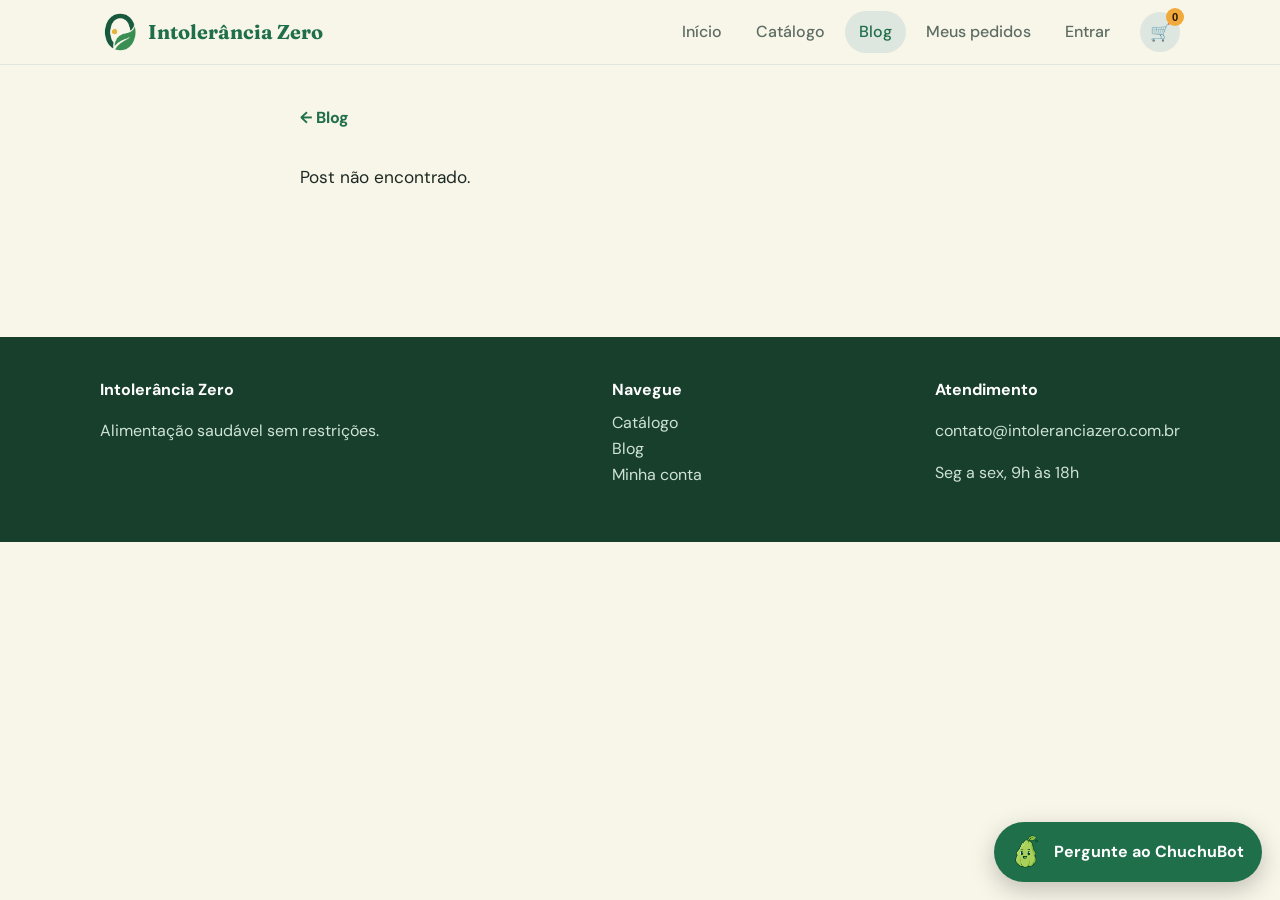
<file: frontend/post.html>
<!DOCTYPE html>
<html lang="pt-BR">
<head>
    <meta charset="utf-8">
    <meta name="viewport" content="width=device-width, initial-scale=1, viewport-fit=cover">
    <title>Blog — Intolerância Zero</title>
    <link rel="preconnect" href="https://fonts.googleapis.com">
    <link href="https://fonts.googleapis.com/css2?family=Fraunces:wght@600;700&family=DM+Sans:wght@400;500;700&display=swap" rel="stylesheet">
    <link rel="stylesheet" href="css/style.css">
    <link rel="stylesheet" href="css/chuchubot.css">
</head>

<body data-page="post">
    <header>
        <div class="wrap bar">
            <a class="logo" href="index.html">
                <img src="images/logo.png" alt="Logo Intolerância Zero" class="logo-img">Intolerância Zero
            </a>

            <nav id="nav">
                <a href="index.html">Início</a>
                <a href="catalogo.html">Catálogo</a>
                <a href="blog.html" class="on">Blog</a>
                <a href="pedidos.html">Meus pedidos</a><a href="entrar.html" id="navLogin">Entrar</a>
            </nav>
            <div class="tools">
                <button class="icon" id="cartBtn" aria-label="Carrinho">🛒<span class="badge" id="count">0</span></button>
                <button class="icon menu-btn" id="menu" aria-label="Menu">☰</button>
            </div>
        </div>
    </header>

    <main>
        <article class="article" id="article"><p class="meta">Carregando…</p></article>
    </main>

    <footer>
        <div class="wrap">
            <div>
                <h4>Intolerância Zero</h4>
                <p>Alimentação saudável sem restrições.</p>
            </div>
            <div>
                <h4>Navegue</h4>
                <a href="catalogo.html">Catálogo</a><br>
                <a href="blog.html">Blog</a><br>
                <a href="entrar.html">Minha conta</a>
            </div>
            <div>
                <h4>Atendimento</h4>
                <p>contato@intoleranciazero.com.br</p>
                <p>Seg a sex, 9h às 18h</p>
            </div>
        </div>
    </footer>

    <div class="scrim" id="scrim"></div>

    <aside class="drawer" id="drawer">
        <div class="row">
            <h2 style="margin:0">Seu carrinho</h2>
            <button class="icon" id="closeCart" aria-label="Fechar">✕</button>
        </div>
        <div class="list" id="cartList"></div>
        <div class="row" style="margin:14px 0">
            <b>Total</b><b id="total" style="font-size:1.3rem"></b>
        </div>
        <button class="btn" id="checkout" style="justify-content:center">Finalizar compra</button>
    </aside>
    <div class="toast" id="toast"></div>

    <script src="js/env.js"></script>
    <script src="js/api.js"></script>
<script src="js/data.js"></script>
    <script src="js/app.js"></script>
<script src="js/chuchubot.js"></script>
</body>
</html>
</file>
<file: css/style.css>
:root{
    --brand:#1f6f4a;
    --on-brand:#f8f5e9;
    --deep:#173f2b;
    --leaf:#2f9462;
    --soft:#e6f4ea;
    --bg:#f8f5e9;
    --surface: #f8f5e9;
    --text:#1d2a24;
    --muted:#5d6d64;
    --accent:#f2a93b;
    --line:#dde7df;
    --r:16px;
    box-sizing:border-box;
    padding-top:env(safe-area-inset-top,0px);
    padding-bottom:env(safe-area-inset-bottom,0px)
}

*{box-sizing:border-box}
html{
    scroll-padding-top:env(safe-area-inset-top,0px);
    scroll-behavior:smooth
}

body{
    margin:0;
    background:var(--bg);
    color:var(--text);
    font:16px/1.6 "DM Sans",system-ui,sans-serif
}

h1,h2,h3{
    font-family:Fraunces,Georgia,serif;
    line-height:1.2;
    margin:0 0 .5em
}

a{
    color:inherit;
    text-decoration:none
}

img{max-width:100%}

.wrap{max-width:1120px;
    margin:0 auto;
    padding:0 20px
}

body::before{content:"";
    position:fixed;
    inset:0 0 auto;
    height:env(safe-area-inset-top,0px);
    background:var(--surface);
    z-index:60
}

header{
    position:sticky;
    top:env(safe-area-inset-top,0px);
    z-index:50;background:var(--surface);
    border-bottom:1px solid var(--line)
}

.bar{display:flex;
    align-items:center;
    gap:16px;
    height:64px
}

.logo{
    font-family:Fraunces,serif;
    font-weight:700;
    font-size:1.25rem;
    color:var(--brand);
    display: inline-flex;
    align-items:center;
    gap:8px
}

.logo span{
    background:var(--brand);
    color:var(--on-brand);
    border-radius:50%;
    width:30px;
    height:30px;
    display:grid;
    place-items:center;
    font-size:.9rem
}

.logo-img {
  height: 40px;
  width: auto;
}

nav{
    display:flex;
    gap:6px;
    margin-left:auto
}

nav a{
    padding:8px 14px;
    border-radius:99px;
    font-weight:500;
    color:var(--muted)
}

nav a:hover,nav a.on{
    background:var(--line);
    color:var(--brand)
}

.tools{
    display:flex;
    gap:8px;
    align-items:center
}

.btn{
    display:inline-flex;
    align-items:center;
    gap:8px;border:0;
    cursor:pointer;
    background:var(--brand);
    color:var(--on-brand);
    font:700 .95rem "DM Sans",sans-serif;
    padding:11px 20px;
    border-radius:99px;
    transition:transform .15s,opacity .15s
}

.btn:hover{transform:translateY(-1px);opacity:.92}
.btn.ghost{background:transparent;color:var(--brand);border:1.5px solid var(--brand)}
.btn.sm{padding:8px 14px;font-size:.85rem}

.icon{
    background:var(--line);
    border:0;
    border-radius:50%;
    width:40px;
    height:40px;
    cursor:pointer;
    font-size:1.05rem;
    position:relative}

.badge{position:absolute;
    top:-4px;right:-4px;
    background:var(--accent);
    color:#2b1a00;
    border-radius:99px;
    font-size:.7rem;
    font-weight:700;
    min-width:18px;
    height:18px;
    display:grid;
    place-items:center}

.menu-btn{display:none}
section.page{display:none;animation:in .35s ease}section.page.show{display:block}
@keyframes in{from{opacity:0;transform:translateY(8px)}to{opacity:1;transform:none}}
.hero{
    background:
    linear-gradient(to right, #f8f5e9 30%, rgba(237, 223, 199, 0) 100%),
    url('/images/inicial.png') no-repeat center center;
    color: #173f2b;
    padding: 72px 0 80px;
    overflow: hidden;
}

.hero .wrap{display:grid;
    grid-template-columns:1.2fr .8fr;
    gap:32px;align-items:center}
.hero h1{font-size:clamp(2.2rem,5vw,3.6rem)}
.hero h1 em{font-style:normal;
    color:#19784b}
.hero p{font-size:1.1rem;
    opacity:.9;max-width:520px}
.hero .btn{background:#19784b;
    color:#fff}
.hero .btn.ghost{background:transparent;
    color:#173f2b;border-color:#173f2b}

.pad{padding:56px 0}
.head{display:flex;
    justify-content:space-between;
    align-items:end;gap:12px;
    margin-bottom:24px;flex-wrap:wrap}

.chips{display:grid;
    grid-template-columns:repeat(auto-fit,minmax(150px,1fr));
    gap:14px}
.chip{background:var(--surface);
    border:1px solid var(--line);
    border-radius:var(--r);
    padding:20px;
    text-align:center;
    cursor:pointer;
    display:flex;
    align-items:center;
    justify-content:center;
    flex-direction:column;
    gap:8px;
    transition:.2s}
.chip:hover{border-color:var(--brand);
    transform:translateY(-3px)}
.chip b{
  display:grid;
  place-items:center;
  width:56px;
  height:56px;
  margin:0 auto;
}
.chip b img{
  width:100%;
  height:100%;
  object-fit:contain;
}

a.chip{display:block;
    color:inherit}

.grid{display:grid;grid-template-columns:repeat(auto-fill,minmax(230px,1fr));gap:20px}
.card{background:var(--surface);border:1px solid var(--line);border-radius:var(--r);overflow:hidden;display:flex;flex-direction:column;transition:.2s}
.card:hover{box-shadow:0 10px 28px rgba(20,57,42,.12);transform:translateY(-3px)}
.card .img{background:var(--soft);font-size:4rem;text-align:center;padding:28px 0}
.card .body{padding:16px;display:flex;flex-direction:column;gap:8px;flex:1}
.card h3{font-size:1.05rem;margin:0}.card small{color:var(--muted)}
.tags{display:flex;flex-wrap:wrap;gap:6px}
.tag{font-size:.7rem;font-weight:700;background:var(--soft);color:var(--brand);padding:3px 9px;border-radius:99px}
.price{font-weight:700;
    font-size:1.2rem;
    margin-top:auto}

.row{display:flex;
    justify-content:space-between;
    align-items:center;
    gap:8px}

.news{background:var(--deep);
    color:#fff;border-radius:24px;
    padding:40px;display:flex;
    gap:24px;
    align-items:center;
    justify-content:space-between;
    flex-wrap:wrap}

.news h2{margin:0}
.news form{display:flex;
    gap:8px;
    flex-wrap:wrap}

input,select{
    font:inherit;
    color:var(--text);
    background:var(--surface);
    border:1.5px solid var(--line);
    border-radius:12px;
    padding:11px 14px;
    width:100%}
input:focus,select:focus{
    outline:2px solid var(--leaf);
    border-color:var(--leaf)}

.news input{width:260px}
.shop{
    display:grid;
    grid-template-columns:260px 1fr;
    gap:28px;
    align-items:start
}
.filters{background:var(--surface);
    border:1px solid var(--line);
    border-radius:var(--r);
    padding:20px;
    position:sticky;
    top:calc(80px + env(safe-area-inset-top,0px));
    display:flex;
    flex-direction:column;
    gap:16px
}
.filters h4{
    margin:0 0 6px;
    font-size:.85rem;
    text-transform:uppercase;
    letter-spacing:.06em;
    color:var(--muted)
}
.check{
    display:flex;
    gap:8px;
    align-items:center;
    padding:3px 0;
    cursor:pointer}
.check input{
    width:18px;
    height:18px;
    accent-color:var(--brand);
    padding:0
}
.page-title{
    background:var(--soft);
    padding:36px 0;
    margin-bottom:32px}
.page-title h1{margin:0}
.empty{
    text-align:center;
    color:var(--muted);
    padding:48px 0;
    grid-column:1/-1}
.auth{
    max-width:440px;
    margin:48px auto;
    background:var(--surface);
    border:1px solid var(--line);
    border-radius:24px;
    padding:32px}
.tabs{
    display:flex;
    background:var(--soft);
    border-radius:99px;
    padding:4px;
    margin-bottom:24px}
.tabs button{
    flex:1;
    border:0;
    background:none;
    padding:10px;
    border-radius:99px;
    font:700 .95rem "DM Sans",sans-serif;
    color:var(--muted);
    cursor:pointer}
.tabs button.on{
    background:var(--brand);
    color:var(--on-brand)}
.field{margin-bottom:14px}
.field label{
    display:block;
    font-size:.85rem;
    font-weight:700;
    margin-bottom:4px}
.err{
    color:#c0392b;
    font-size:.82rem;
    min-height:1.1em;
    margin-top:2px}
.post{
    display:flex;
    flex-direction:column}
.post .img{
    font-size:3.5rem;
    text-align:center;
    padding:36px 0;
    background:linear-gradient(135deg,var(--soft),#cfe9d8)}
.article{max-width:720px;
    margin:0 auto;
    padding:40px 20px 72px}
.article .hero-e{font-size:4rem}
.article p{font-size:1.08rem}
.back{
    color:var(--brand);
    font-weight:700;
    display:inline-block;
    margin-bottom:16px}
.meta{color:var(--muted);
    font-size:.85rem}
.scrim{position:fixed;
    inset:0;background:rgba(0,0,0,.45);
    opacity:0;
    pointer-events:none;
    transition:.25s;z-index:80}
.scrim.open{
    opacity:1;
    pointer-events:auto}
.drawer{position:fixed;
    top:0;
    right:0;
    bottom:0;
    width:min(400px,100%);
    background:var(--surface);
    z-index:90;
    transform:translateX(100%);
    transition:.3s;
    display:flex;
    flex-direction:column;
    padding:calc(20px + env(safe-area-inset-top,0px)) 20px calc(20px + env(safe-area-inset-bottom,0px))}
.drawer.open{transform:none}
.drawer .list{
    flex:1;
    overflow:auto}
.item{
    display:flex;
    gap:12px;
    align-items:center;
    padding:12px 0;
    border-bottom:1px solid var(--line)}
.item .e{font-size:2rem;
    background:var(--soft);
    border-radius:12px;
    width:52px;
    height:52px;
    display:grid;
    place-items:center}
.item .i{flex:1}.qty{display:flex;
    gap:6px;
    align-items:center}
    .qty button{width:26px;
        height:26px;
        border-radius:50%;
        border:1px solid var(--line);
        background:var(--surface);
        color:var(--text);
        cursor:pointer}
.toast{position:fixed;
    left:50%;
    bottom:calc(24px + env(safe-area-inset-bottom,0px));
    transform:translate(-50%,120px);background:var(--deep);
    color:#fff;padding:12px 22px;border-radius:99px;
    z-index:100;transition:.3s;
    font-weight:500}
.toast.show{transform:translate(-50%,0)}
footer{background:var(--deep);
    color:#cfe3d6;padding:40px 0;
    margin-top:56px}
footer .wrap{display:flex;
    justify-content:space-between;
    gap:24px;flex-wrap:wrap}
    footer h4{color:#fff;margin:0 0 8px}
@media(max-width:860px){.hero .wrap,.shop{grid-template-columns:1fr}.hero-art{display:none}.filters{position:static}

.menu-btn{display:grid}
nav{display:none;
    position:absolute;
    top:64px;
    left:0;
    right:0;
    background:var(--surface);
    flex-direction:column;
    padding:12px 20px;
    border-bottom:1px solid var(--line)}

nav.open{display:flex}
.tools{margin-left:auto}}
.card .img{padding:0;
    height:180px;
    display:grid;
    place-items:center;
    overflow:hidden}

.card .img img{width:100%;
    height:100%;
    object-fit:cover;
    transition:transform .4s}
.card:hover .img img{transform:scale(1.06)}

.hero-art{font-size:1rem;
    gap:14px}
.hero-art img{width:100%;
    height:200px;
    object-fit:cover;
    border-radius:24px;
    box-shadow:0 12px 30px rgba(0,0,0,.25)}
.hero-art img:nth-child(2){transform:translateY(22px)}.hero-art img:nth-child(3){transform:translateY(-10px)}
.item .e{overflow:hidden;
    padding:0}
.item .e img{width:100%;
    height:100%;
    object-fit:cover}

.cover{border-radius:20px;
    overflow:hidden;
    margin-bottom:20px;
    height:300px;
    background:var(--soft);
    display:grid;
    place-items:center;
    font-size:5rem}
.cover img{width:100%;
    height:100%;
    object-fit:cover}
</file>
<file: frontend/css/style.css>
:root{
    --brand:#1f6f4a;
    --on-brand:#f8f5e9;
    --deep:#173f2b;
    --leaf:#2f9462;
    --soft:#e6f4ea;
    --bg:#f8f5e9;
    --surface: #f8f5e9;
    --text:#1d2a24;
    --muted:#5d6d64;
    --accent:#f2a93b;
    --line:#dde7df;
    --r:16px;
    box-sizing:border-box;
    padding-top:env(safe-area-inset-top,0px);
    padding-bottom:env(safe-area-inset-bottom,0px)
}

*{box-sizing:border-box}
html{
    scroll-padding-top:env(safe-area-inset-top,0px);
    scroll-behavior:smooth
}

body{
    margin:0;
    background:var(--bg);
    color:var(--text);
    font:16px/1.6 "DM Sans",system-ui,sans-serif
}

h1,h2,h3{
    font-family:Fraunces,Georgia,serif;
    line-height:1.2;
    margin:0 0 .5em
}

a{
    color:inherit;
    text-decoration:none
}

img{max-width:100%}

.wrap{max-width:1120px;
    margin:0 auto;
    padding:0 20px
}

body::before{content:"";
    position:fixed;
    inset:0 0 auto;
    height:env(safe-area-inset-top,0px);
    background:var(--surface);
    z-index:60
}

header{
    position:sticky;
    top:env(safe-area-inset-top,0px);
    z-index:50;background:var(--surface);
    border-bottom:1px solid var(--line)
}

.bar{display:flex;
    align-items:center;
    gap:16px;
    height:64px
}

.logo{
    font-family:Fraunces,serif;
    font-weight:700;
    font-size:1.25rem;
    color:var(--brand);
    display: inline-flex;
    align-items:center;
    gap:8px
}

.logo span{
    background:var(--brand);
    color:var(--on-brand);
    border-radius:50%;
    width:30px;
    height:30px;
    display:grid;
    place-items:center;
    font-size:.9rem
}

.logo-img {
  height: 40px;
  width: auto;
}

nav{
    display:flex;
    gap:6px;
    margin-left:auto
}

nav a{
    padding:8px 14px;
    border-radius:99px;
    font-weight:500;
    color:var(--muted)
}

nav a:hover,nav a.on{
    background:var(--line);
    color:var(--brand)
}

.tools{
    display:flex;
    gap:8px;
    align-items:center
}

.btn{
    display:inline-flex;
    align-items:center;
    gap:8px;border:0;
    cursor:pointer;
    background:var(--brand);
    color:var(--on-brand);
    font:700 .95rem "DM Sans",sans-serif;
    padding:11px 20px;
    border-radius:99px;
    transition:transform .15s,opacity .15s
}

.btn:hover{transform:translateY(-1px);opacity:.92}
.btn.ghost{background:transparent;color:var(--brand);border:1.5px solid var(--brand)}
.btn.sm{padding:8px 14px;font-size:.85rem}

.icon{
    background:var(--line);
    border:0;
    border-radius:50%;
    width:40px;
    height:40px;
    cursor:pointer;
    font-size:1.05rem;
    position:relative}

.badge{position:absolute;
    top:-4px;right:-4px;
    background:var(--accent);
    color:#2b1a00;
    border-radius:99px;
    font-size:.7rem;
    font-weight:700;
    min-width:18px;
    height:18px;
    display:grid;
    place-items:center}

.menu-btn{display:none}
section.page{display:none;animation:in .35s ease}section.page.show{display:block}
@keyframes in{from{opacity:0;transform:translateY(8px)}to{opacity:1;transform:none}}
.hero{
    background:
    linear-gradient(to right, #f8f5e9 30%, rgba(237, 223, 199, 0) 100%),
    url('../images/inicial.png') no-repeat center center / cover;
    color: #173f2b;
    padding: 72px 0 80px;
    overflow: hidden;
}
.hero .wrap{display:grid;
    grid-template-columns:1.2fr .8fr;
    gap:32px;align-items:center}
.hero h1{font-size:clamp(2.2rem,5vw,3.6rem)}
.hero h1 em{font-style:normal;
    color:#19784b}
.hero p{font-size:1.1rem;
    opacity:.9;max-width:520px}
.hero .btn{background:#19784b;
    color:#fff}
.hero .btn.ghost{background:transparent;
    color:#173f2b;border-color:#173f2b}

.pad{padding:56px 0}
.head{display:flex;
    justify-content:space-between;
    align-items:end;gap:12px;
    margin-bottom:24px;flex-wrap:wrap}

.chips{display:grid;
    grid-template-columns:repeat(auto-fit,minmax(150px,1fr));
    gap:14px}
.chip{background:var(--surface);
    border:1px solid var(--line);
    border-radius:var(--r);
    padding:20px;
    text-align:center;
    cursor:pointer;
    display:flex;
    align-items:center;
    justify-content:center;
    flex-direction:column;
    gap:8px;
    transition:.2s}
.chip:hover{border-color:var(--brand);
    transform:translateY(-3px)}
.chip b{
  display:grid;
  place-items:center;
  width:56px;
  height:56px;
  margin:0 auto;
}
.chip b img{
  width:100%;
  height:100%;
  object-fit:contain;
}

a.chip{display:block;
    color:inherit}

.grid{display:grid;grid-template-columns:repeat(auto-fill,minmax(230px,1fr));gap:20px}
.card{background:var(--surface);border:1px solid var(--line);border-radius:var(--r);overflow:hidden;display:flex;flex-direction:column;transition:.2s}
.card:hover{box-shadow:0 10px 28px rgba(20,57,42,.12);transform:translateY(-3px)}
.card .img{background:var(--soft);font-size:4rem;text-align:center;padding:28px 0}
.card .body{padding:16px;display:flex;flex-direction:column;gap:8px;flex:1}
.card h3{font-size:1.05rem;margin:0}.card small{color:var(--muted)}
.tags{display:flex;flex-wrap:wrap;gap:6px}
.tag{font-size:.7rem;font-weight:700;background:var(--soft);color:var(--brand);padding:3px 9px;border-radius:99px}
.price{font-weight:700;
    font-size:1.2rem;
    margin-top:auto}

.row{display:flex;
    justify-content:space-between;
    align-items:center;
    gap:8px}

.news{background:var(--deep);
    color:#fff;border-radius:24px;
    padding:40px;display:flex;
    gap:24px;
    align-items:center;
    justify-content:space-between;
    flex-wrap:wrap}

.news h2{margin:0}
.news form{display:flex;
    gap:8px;
    flex-wrap:wrap}

input,select{
    font:inherit;
    color:var(--text);
    background:var(--surface);
    border:1.5px solid var(--line);
    border-radius:12px;
    padding:11px 14px;
    width:100%}
input:focus,select:focus{
    outline:2px solid var(--leaf);
    border-color:var(--leaf)}

.news input{width:260px}
.shop{
    display:grid;
    grid-template-columns:260px 1fr;
    gap:28px;
    align-items:start
}
.filters{background:var(--surface);
    border:1px solid var(--line);
    border-radius:var(--r);
    padding:20px;
    position:sticky;
    top:calc(80px + env(safe-area-inset-top,0px));
    display:flex;
    flex-direction:column;
    gap:16px
}
.filters h4{
    margin:0 0 6px;
    font-size:.85rem;
    text-transform:uppercase;
    letter-spacing:.06em;
    color:var(--muted)
}
.check{
    display:flex;
    gap:8px;
    align-items:center;
    padding:3px 0;
    cursor:pointer}
.check input{
    width:18px;
    height:18px;
    accent-color:var(--brand);
    padding:0
}
.page-title{
    background:var(--soft);
    padding:36px 0;
    margin-bottom:32px}
.page-title h1{margin:0}
.empty{
    text-align:center;
    color:var(--muted);
    padding:48px 0;
    grid-column:1/-1}
.auth{
    max-width:440px;
    margin:48px auto;
    background:var(--surface);
    border:1px solid var(--line);
    border-radius:24px;
    padding:32px}
.tabs{
    display:flex;
    background:var(--soft);
    border-radius:99px;
    padding:4px;
    margin-bottom:24px}
.tabs button{
    flex:1;
    border:0;
    background:none;
    padding:10px;
    border-radius:99px;
    font:700 .95rem "DM Sans",sans-serif;
    color:var(--muted);
    cursor:pointer}
.tabs button.on{
    background:var(--brand);
    color:var(--on-brand)}
.field{margin-bottom:14px}
.field label{
    display:block;
    font-size:.85rem;
    font-weight:700;
    margin-bottom:4px}
.err{
    color:#c0392b;
    font-size:.82rem;
    min-height:1.1em;
    margin-top:2px}
.post{
    display:flex;
    flex-direction:column}
.post .img{
    font-size:3.5rem;
    text-align:center;
    padding:36px 0;
    background:linear-gradient(135deg,var(--soft),#cfe9d8)}
.article{max-width:720px;
    margin:0 auto;
    padding:40px 20px 72px}
.article .hero-e{font-size:4rem}
.article p{font-size:1.08rem}
.back{
    color:var(--brand);
    font-weight:700;
    display:inline-block;
    margin-bottom:16px}
.meta{color:var(--muted);
    font-size:.85rem}
.scrim{position:fixed;
    inset:0;background:rgba(0,0,0,.45);
    opacity:0;
    pointer-events:none;
    transition:.25s;z-index:80}
.scrim.open{
    opacity:1;
    pointer-events:auto}
.drawer{position:fixed;
    top:0;
    right:0;
    bottom:0;
    width:min(400px,100%);
    background:var(--surface);
    z-index:90;
    transform:translateX(100%);
    transition:.3s;
    display:flex;
    flex-direction:column;
    padding:calc(20px + env(safe-area-inset-top,0px)) 20px calc(20px + env(safe-area-inset-bottom,0px))}
.drawer.open{transform:none}
.drawer .list{
    flex:1;
    overflow:auto}
.item{
    display:flex;
    gap:12px;
    align-items:center;
    padding:12px 0;
    border-bottom:1px solid var(--line)}
.item .e{font-size:2rem;
    background:var(--soft);
    border-radius:12px;
    width:52px;
    height:52px;
    display:grid;
    place-items:center}
.item .i{flex:1}.qty{display:flex;
    gap:6px;
    align-items:center}
    .qty button{width:26px;
        height:26px;
        border-radius:50%;
        border:1px solid var(--line);
        background:var(--surface);
        color:var(--text);
        cursor:pointer}
.toast{position:fixed;
    left:50%;
    bottom:calc(24px + env(safe-area-inset-bottom,0px));
    transform:translate(-50%,120px);background:var(--deep);
    color:#fff;padding:12px 22px;border-radius:99px;
    z-index:100;transition:.3s;
    font-weight:500}
.toast.show{transform:translate(-50%,0)}
footer{background:var(--deep);
    color:#cfe3d6;padding:40px 0;
    margin-top:56px}
footer .wrap{display:flex;
    justify-content:space-between;
    gap:24px;flex-wrap:wrap}
    footer h4{color:#fff;margin:0 0 8px}
@media(max-width:860px){.hero .wrap,.shop{grid-template-columns:1fr}.hero-art{display:none}.filters{position:static}

.menu-btn{display:grid}
nav{display:none;
    position:absolute;
    top:64px;
    left:0;
    right:0;
    background:var(--surface);
    flex-direction:column;
    padding:12px 20px;
    border-bottom:1px solid var(--line)}

nav.open{display:flex}
.tools{margin-left:auto}}
.card .img{padding:0;
    height:180px;
    display:grid;
    place-items:center;
    overflow:hidden}

.card .img img{width:100%;
    height:100%;
    object-fit:cover;
    transition:transform .4s}
.card:hover .img img{transform:scale(1.06)}

.hero-art{font-size:1rem;
    gap:14px}
.hero-art img{width:100%;
    height:200px;
    object-fit:cover;
    border-radius:24px;
    box-shadow:0 12px 30px rgba(0,0,0,.25)}
.hero-art img:nth-child(2){transform:translateY(22px)}.hero-art img:nth-child(3){transform:translateY(-10px)}
.item .e{overflow:hidden;
    padding:0}
.item .e img{width:100%;
    height:100%;
    object-fit:cover}

.cover{border-radius:20px;
    overflow:hidden;
    margin-bottom:20px;
    height:300px;
    background:var(--soft);
    display:grid;
    place-items:center;
    font-size:5rem}
.cover img{width:100%;
    height:100%;
    object-fit:cover}
</file>
<file: frontend/css/chuchubot.css>
/* ChuchuBot — widget de chat (somente front-end) */
.cb{
  --cb-bg:#ffffff;--cb-ink:#1f2a24;--cb-muted:#6b7a72;--cb-line:#e3e8e4;
  --cb-bubble:#eef3ef;--cb-brand:var(--brand,#1f6b3f);--cb-on-brand:#fff;
  position:fixed;right:18px;bottom:calc(18px + env(safe-area-inset-bottom,0px));
  z-index:40;font-family:inherit;
}
:root[data-theme="dark"] .cb{--cb-bg:#1b241f;--cb-ink:#eef3ef;--cb-muted:#9fb0a6;--cb-line:#2c3a32;--cb-bubble:#26332b}
@media (prefers-color-scheme:dark){
  :root:not([data-theme="light"]) .cb{--cb-bg:#1b241f;--cb-ink:#eef3ef;--cb-muted:#9fb0a6;--cb-line:#2c3a32;--cb-bubble:#26332b}
}

.cb-fab{
  display:flex;align-items:center;gap:10px;border:0;cursor:pointer;
  background:var(--cb-brand);color:var(--cb-on-brand);
  padding:12px 18px 12px 14px;border-radius:999px;font:inherit;font-weight:700;
  box-shadow:0 8px 24px rgba(0,0,0,.22);transition:transform .15s;
}
.cb-fab:hover{transform:translateY(-2px)}
.cb-fab .cb-ava{background:var(--cb-brand);color:#000}
.cb.open .cb-fab{display:none}

.cb-ava{
  width:36px;height:36px;border-radius:50%;display:grid;place-items:center;
  font-size:1.2rem;background:var(--cb-bubble);flex:none;overflow:hidden;
}
.cb-ava img{width:100%;height:100%;object-fit:cover}

.cb-panel{
  display:none;flex-direction:column;
  width:min(370px,calc(100vw - 24px));height:min(540px,calc(100vh - 110px));
  background:var(--cb-bg);color:var(--cb-ink);border:1px solid var(--cb-line);
  border-radius:20px;box-shadow:0 18px 50px rgba(0,0,0,.28);overflow:hidden;
}
.cb.open .cb-panel{display:flex;animation:cb-in .18s ease-out}
@keyframes cb-in{from{opacity:0;transform:translateY(12px) scale(.98)}to{opacity:1;transform:none}}

.cb-head{
  display:flex;align-items:center;gap:10px;padding:12px 14px;
  background:var(--cb-brand);color:var(--cb-on-brand);
}
.cb-head .cb-ava{background:#fff;color:#000}
.cb-title{flex:1;line-height:1.2}
.cb-title b{display:block}
.cb-title small{opacity:.85;font-size:.78rem}
.cb-close{
  border:0;background:transparent;color:inherit;font-size:1.2rem;cursor:pointer;
  width:34px;height:34px;border-radius:50%;
}
.cb-close:hover{background:rgba(255,255,255,.18)}

.cb-msgs{flex:1;overflow-y:auto;padding:14px;display:flex;flex-direction:column;gap:10px}
.cb-msg{display:flex;gap:8px;max-width:88%}
.cb-msg .cb-ava{width:28px;height:28px;font-size:.95rem}
.cb-txt{
  background:var(--cb-bubble);padding:9px 13px;border-radius:16px 16px 16px 4px;
  font-size:.92rem;line-height:1.45;overflow-wrap:anywhere;
}
.cb-txt a{color:var(--cb-brand);font-weight:700;text-decoration:underline}
.cb-msg.me{align-self:flex-end}
.cb-msg.me .cb-txt{background:var(--cb-brand);color:var(--cb-on-brand);border-radius:16px 16px 4px 16px}
.cb-msg.me .cb-ava{display:none}

.cb-typing .cb-txt{display:flex;gap:4px;align-items:center;padding:12px 14px}
.cb-typing i{width:7px;height:7px;border-radius:50%;background:var(--cb-muted);animation:cb-dot 1s infinite}
.cb-typing i:nth-child(2){animation-delay:.15s}
.cb-typing i:nth-child(3){animation-delay:.3s}
@keyframes cb-dot{0%,60%,100%{opacity:.3;transform:none}30%{opacity:1;transform:translateY(-3px)}}

.cb-sugs{display:flex;flex-wrap:wrap;gap:6px;padding:0 14px 10px}
.cb-sugs button{
  border:1px solid var(--cb-brand);background:transparent;color:var(--cb-brand);
  padding:6px 12px;border-radius:999px;font:inherit;font-size:.82rem;cursor:pointer;
}
.cb-sugs button:hover{background:var(--cb-brand);color:var(--cb-on-brand)}

.cb-form{display:flex;gap:8px;padding:10px 12px;border-top:1px solid var(--cb-line)}
.cb-form input{
  flex:1;min-width:0;border:1px solid var(--cb-line);background:var(--cb-bg);color:var(--cb-ink);
  border-radius:999px;padding:10px 14px;font:inherit;font-size:.92rem;
}
.cb-form input:focus{outline:2px solid var(--cb-brand);outline-offset:0}
.cb-form button{
  border:0;background:var(--cb-brand);color:var(--cb-on-brand);cursor:pointer;
  width:42px;height:42px;border-radius:50%;font-size:1.1rem;
}
.cb-note{text-align:center;font-size:.7rem;color:var(--cb-muted);padding:0 12px 8px}

@media (max-width:520px){
  .cb{right:12px;bottom:calc(12px + env(safe-area-inset-bottom,0px))}
  .cb-fab span.cb-lbl{display:none}
  .cb-fab{padding:10px}
}
</file>
<file: css/chuchubot.css>
/* ChuchuBot — widget de chat (somente front-end) */
.cb{
  --cb-bg:#ffffff;--cb-ink:#1f2a24;--cb-muted:#6b7a72;--cb-line:#e3e8e4;
  --cb-bubble:#eef3ef;--cb-brand:var(--brand,#1f6b3f);--cb-on-brand:#fff;
  position:fixed;right:18px;bottom:calc(18px + env(safe-area-inset-bottom,0px));
  z-index:40;font-family:inherit;
}
:root[data-theme="dark"] .cb{--cb-bg:#1b241f;--cb-ink:#eef3ef;--cb-muted:#9fb0a6;--cb-line:#2c3a32;--cb-bubble:#26332b}
@media (prefers-color-scheme:dark){
  :root:not([data-theme="light"]) .cb{--cb-bg:#1b241f;--cb-ink:#eef3ef;--cb-muted:#9fb0a6;--cb-line:#2c3a32;--cb-bubble:#26332b}
}

.cb-fab{
  display:flex;align-items:center;gap:10px;border:0;cursor:pointer;
  background:var(--cb-brand);color:var(--cb-on-brand);
  padding:12px 18px 12px 14px;border-radius:999px;font:inherit;font-weight:700;
  box-shadow:0 8px 24px rgba(0,0,0,.22);transition:transform .15s;
}
.cb-fab:hover{transform:translateY(-2px)}
.cb-fab .cb-ava{background:var(--cb-brand);color:#000}
.cb.open .cb-fab{display:none}

.cb-ava{
  width:36px;height:36px;border-radius:50%;display:grid;place-items:center;
  font-size:1.2rem;background:var(--cb-bubble);flex:none;overflow:hidden;
}
.cb-ava img{width:100%;height:100%;object-fit:cover}

.cb-panel{
  display:none;flex-direction:column;
  width:min(370px,calc(100vw - 24px));height:min(540px,calc(100vh - 110px));
  background:var(--cb-bg);color:var(--cb-ink);border:1px solid var(--cb-line);
  border-radius:20px;box-shadow:0 18px 50px rgba(0,0,0,.28);overflow:hidden;
}
.cb.open .cb-panel{display:flex;animation:cb-in .18s ease-out}
@keyframes cb-in{from{opacity:0;transform:translateY(12px) scale(.98)}to{opacity:1;transform:none}}

.cb-head{
  display:flex;align-items:center;gap:10px;padding:12px 14px;
  background:var(--cb-brand);color:var(--cb-on-brand);
}
.cb-head .cb-ava{background:#fff;color:#000}
.cb-title{flex:1;line-height:1.2}
.cb-title b{display:block}
.cb-title small{opacity:.85;font-size:.78rem}
.cb-close{
  border:0;background:transparent;color:inherit;font-size:1.2rem;cursor:pointer;
  width:34px;height:34px;border-radius:50%;
}
.cb-close:hover{background:rgba(255,255,255,.18)}

.cb-msgs{flex:1;overflow-y:auto;padding:14px;display:flex;flex-direction:column;gap:10px}
.cb-msg{display:flex;gap:8px;max-width:88%}
.cb-msg .cb-ava{width:28px;height:28px;font-size:.95rem}
.cb-txt{
  background:var(--cb-bubble);padding:9px 13px;border-radius:16px 16px 16px 4px;
  font-size:.92rem;line-height:1.45;overflow-wrap:anywhere;
}
.cb-txt a{color:var(--cb-brand);font-weight:700;text-decoration:underline}
.cb-msg.me{align-self:flex-end}
.cb-msg.me .cb-txt{background:var(--cb-brand);color:var(--cb-on-brand);border-radius:16px 16px 4px 16px}
.cb-msg.me .cb-ava{display:none}

.cb-typing .cb-txt{display:flex;gap:4px;align-items:center;padding:12px 14px}
.cb-typing i{width:7px;height:7px;border-radius:50%;background:var(--cb-muted);animation:cb-dot 1s infinite}
.cb-typing i:nth-child(2){animation-delay:.15s}
.cb-typing i:nth-child(3){animation-delay:.3s}
@keyframes cb-dot{0%,60%,100%{opacity:.3;transform:none}30%{opacity:1;transform:translateY(-3px)}}

.cb-sugs{display:flex;flex-wrap:wrap;gap:6px;padding:0 14px 10px}
.cb-sugs button{
  border:1px solid var(--cb-brand);background:transparent;color:var(--cb-brand);
  padding:6px 12px;border-radius:999px;font:inherit;font-size:.82rem;cursor:pointer;
}
.cb-sugs button:hover{background:var(--cb-brand);color:var(--cb-on-brand)}

.cb-form{display:flex;gap:8px;padding:10px 12px;border-top:1px solid var(--cb-line)}
.cb-form input{
  flex:1;min-width:0;border:1px solid var(--cb-line);background:var(--cb-bg);color:var(--cb-ink);
  border-radius:999px;padding:10px 14px;font:inherit;font-size:.92rem;
}
.cb-form input:focus{outline:2px solid var(--cb-brand);outline-offset:0}
.cb-form button{
  border:0;background:var(--cb-brand);color:var(--cb-on-brand);cursor:pointer;
  width:42px;height:42px;border-radius:50%;font-size:1.1rem;
}
.cb-note{text-align:center;font-size:.7rem;color:var(--cb-muted);padding:0 12px 8px}

@media (max-width:520px){
  .cb{right:12px;bottom:calc(12px + env(safe-area-inset-bottom,0px))}
  .cb-fab span.cb-lbl{display:none}
  .cb-fab{padding:10px}
}
</file>
